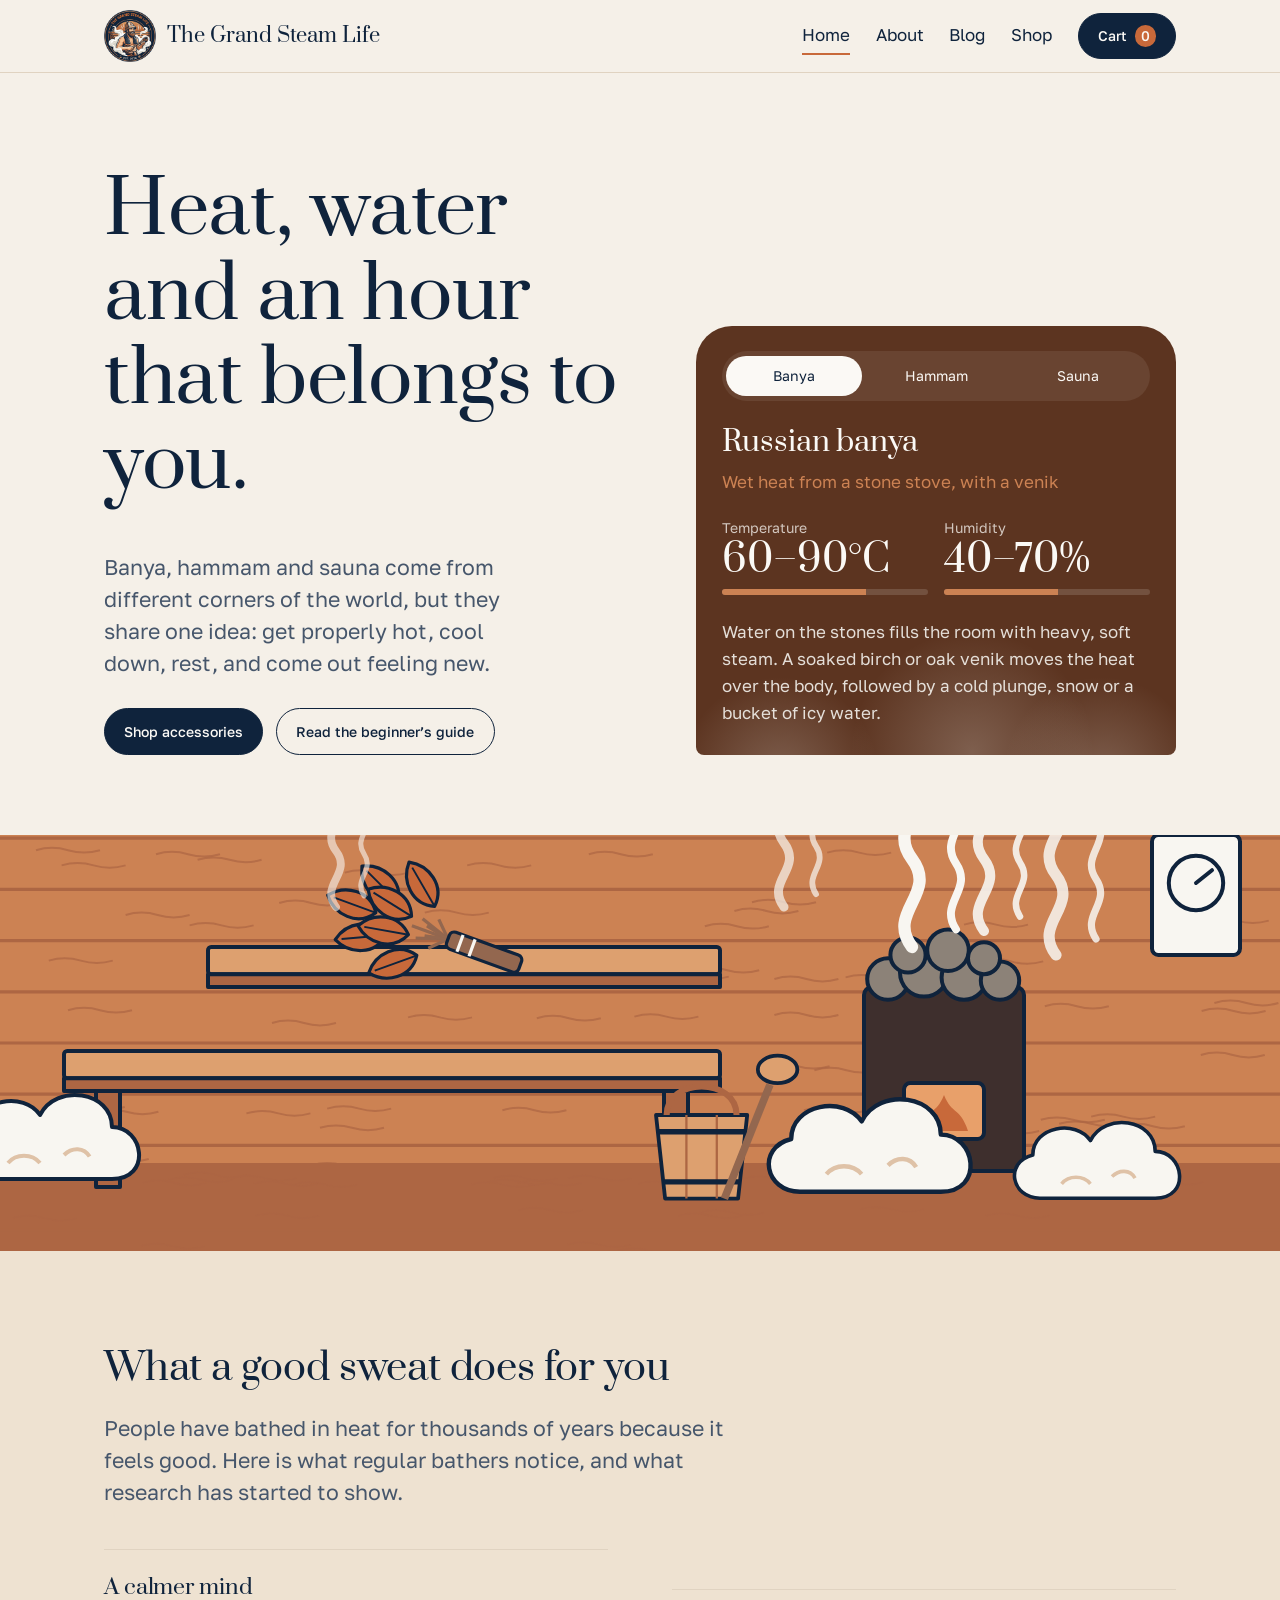
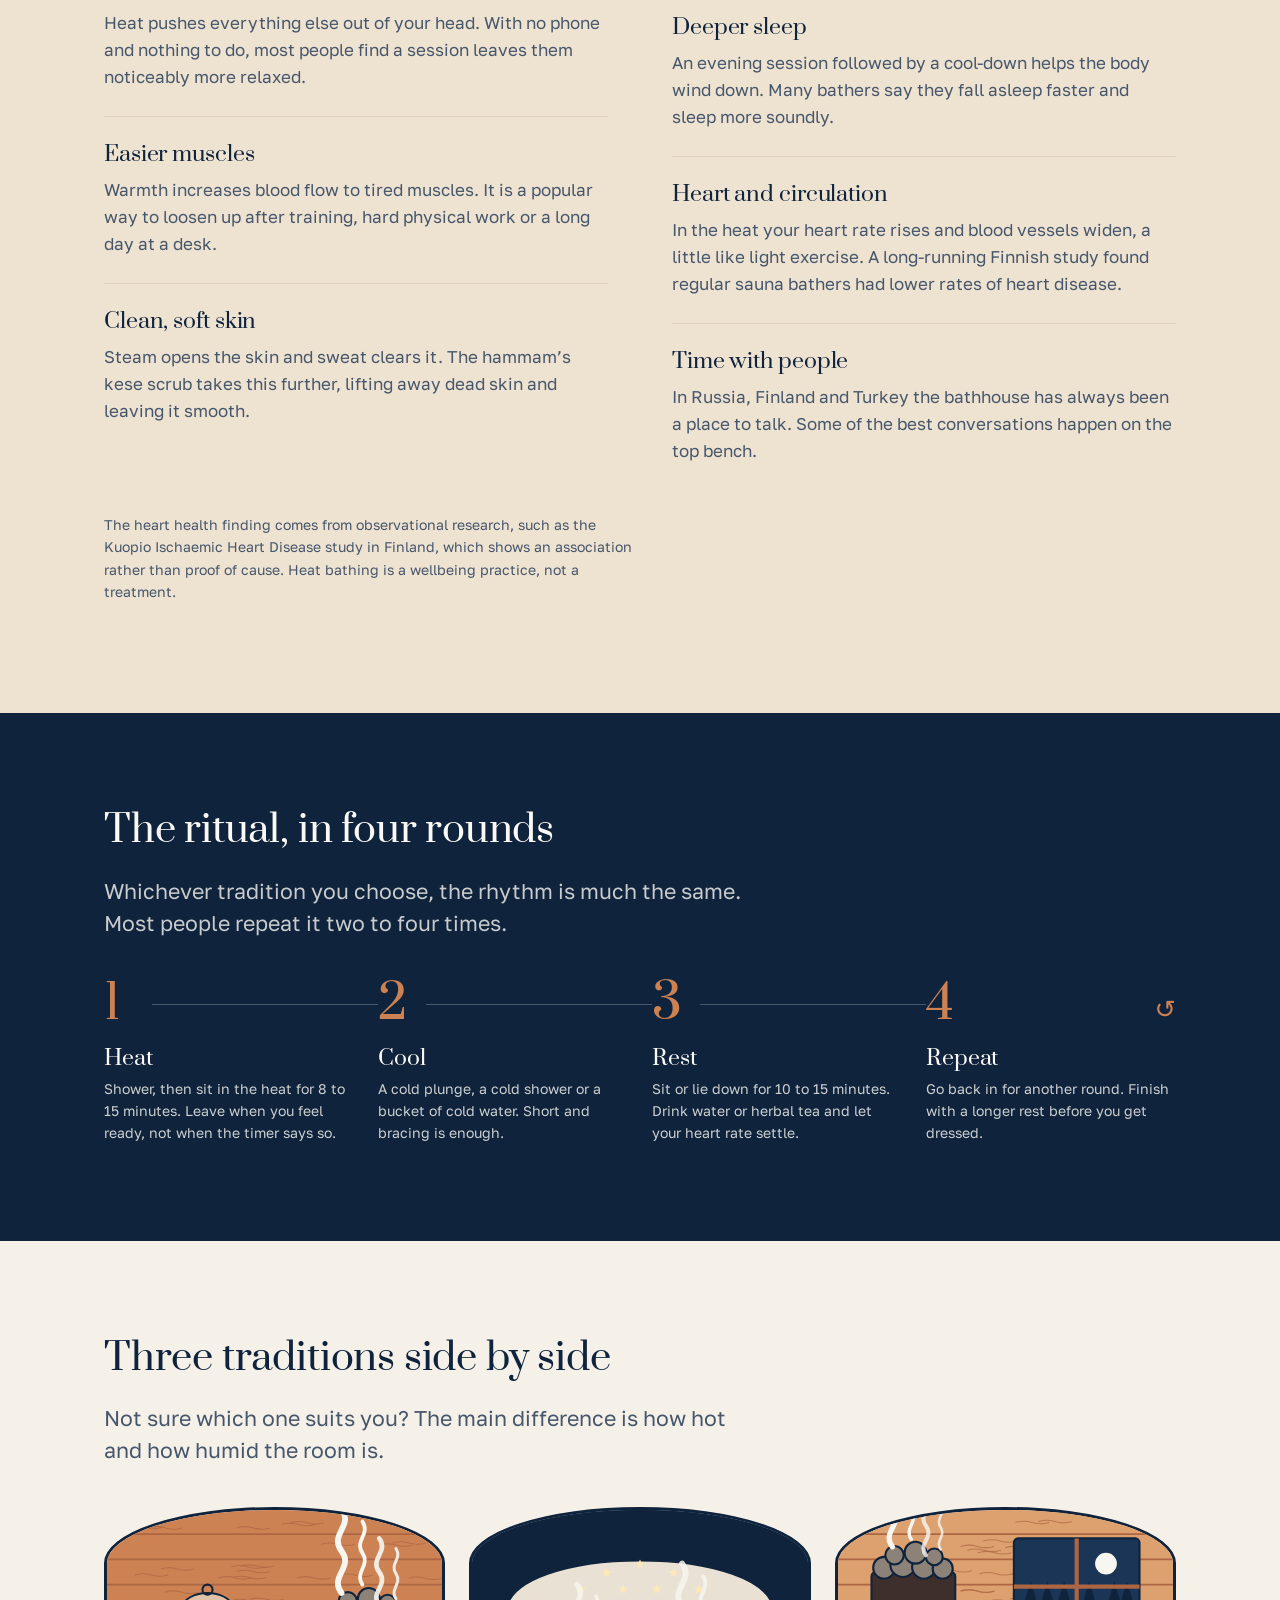
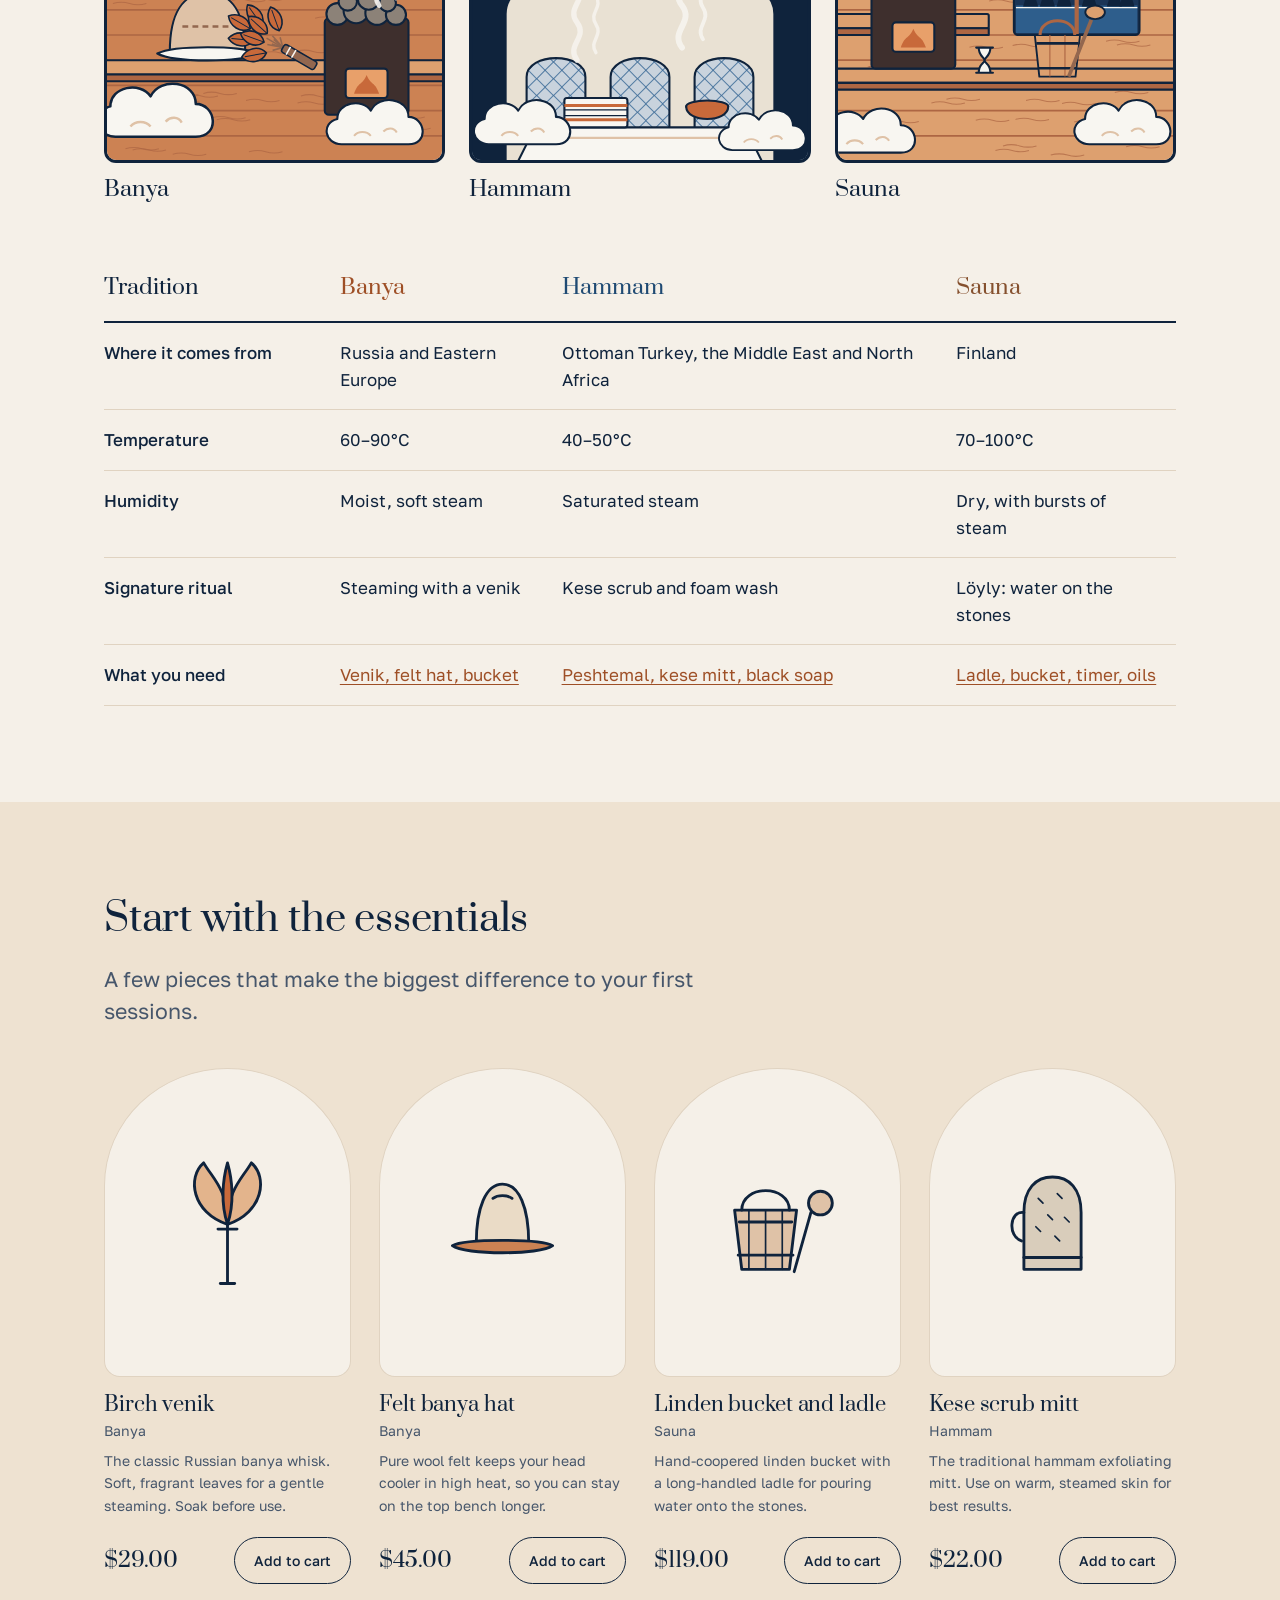
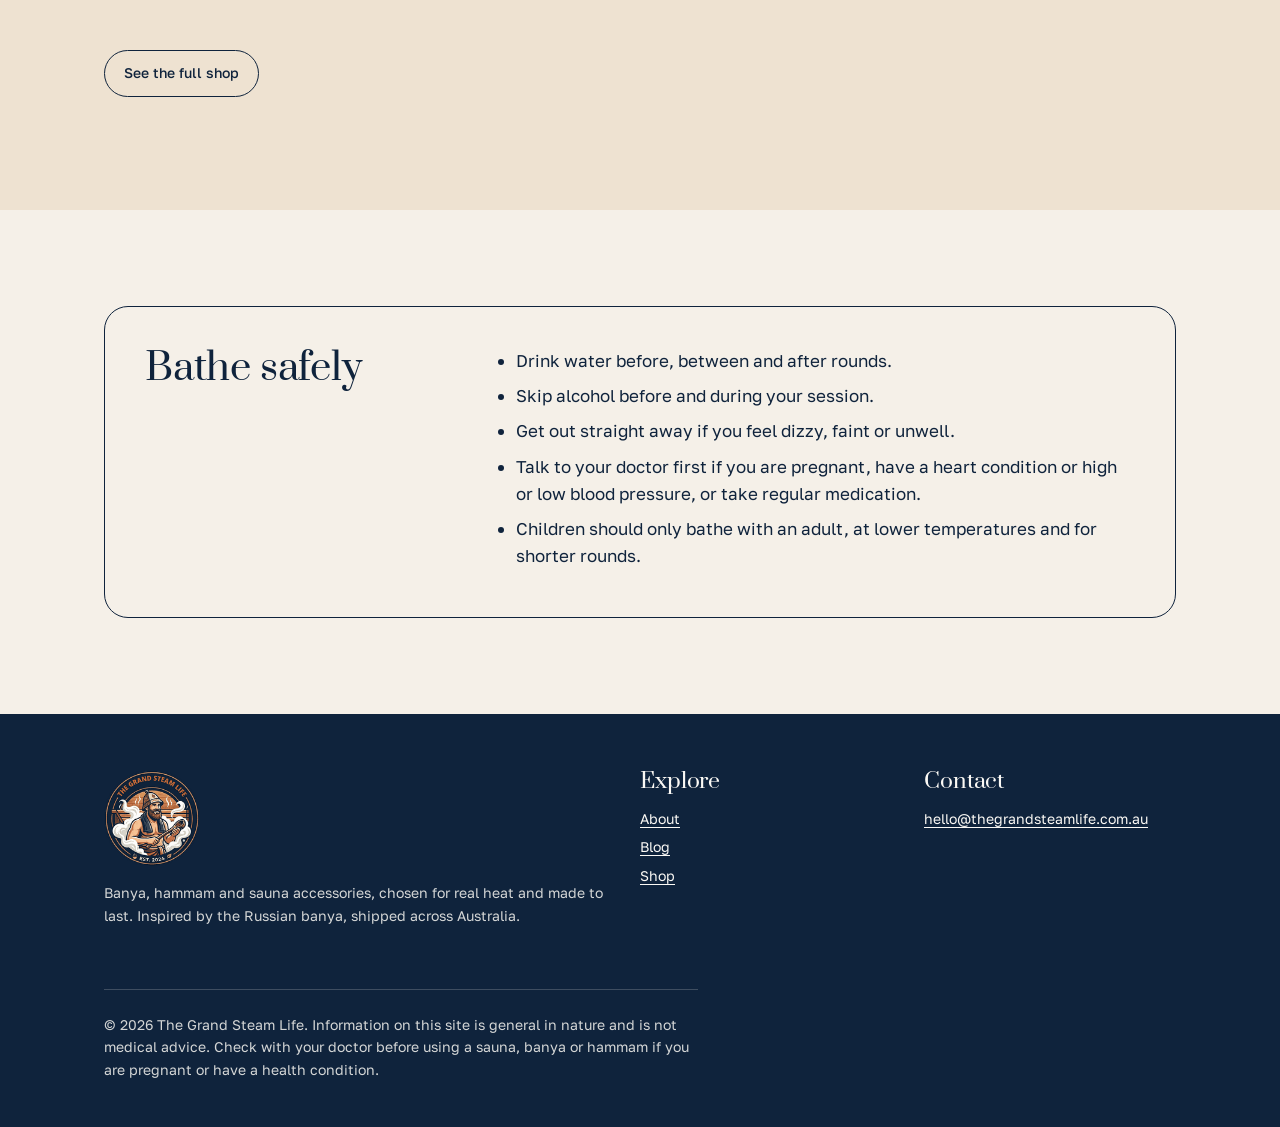
<file: index.html>
<!doctype html>
<html lang="en-AU">
<head>
  <meta charset="utf-8">
  <meta name="viewport" content="width=device-width, initial-scale=1">
  <title>The Grand Steam Life</title>
  <meta name="description" content="The benefits of Russian banya, Turkish hammam and Finnish sauna, plus quality accessories shipped across Australia.">
  <meta property="og:title" content="The Grand Steam Life">
  <meta property="og:description" content="The benefits of Russian banya, Turkish hammam and Finnish sauna, plus quality accessories shipped across Australia.">
  <link rel="icon" href="assets/img/favicon-64.png" type="image/png">
  <link rel="apple-touch-icon" href="assets/img/apple-touch-icon.png">
  <meta property="og:image" content="assets/img/og-image.jpg">
  <meta name="theme-color" content="#0F233C">
  <link rel="preconnect" href="https://fonts.googleapis.com">
  <link rel="preconnect" href="https://fonts.gstatic.com" crossorigin>
  <link href="https://fonts.googleapis.com/css2?family=Golos+Text:wght@400;500&family=Prata&display=swap" rel="stylesheet">
  <link rel="stylesheet" href="assets/css/style.css">
</head>
<body data-root="">
  <a class="skip" href="#main">Skip to content</a>
  <header class="site-header">
    <div class="wrap">
      <a class="wordmark" href="index.html"><img src="assets/img/logo-160.png" alt="" width="52" height="52"><span>The Grand Steam Life</span></a>
      <button class="btn btn--ghost nav-toggle" aria-expanded="false" aria-controls="site-nav">Menu</button>
      <nav class="site-nav" id="site-nav" aria-label="Main">
        <a href="index.html" aria-current="page">Home</a>
        <a href="about.html">About</a>
        <a href="blog.html">Blog</a>
        <a href="shop.html">Shop</a>
        <button class="btn cart-button" data-cart-open>Cart <span class="count" data-cart-count>0</span></button>
      </nav>
    </div>
  </header>
  <main id="main">
    <section class="hero">
      <div class="wrap">
        <div>
          <h1>Heat, water and an hour that belongs to you.</h1>
          <p class="lede">Banya, hammam and sauna come from different corners of the world, but they share one idea: get properly hot, cool down, rest, and come out feeling new.</p>
          <div class="hero-actions">
            <a class="btn" href="shop.html">Shop accessories</a>
            <a class="btn btn--ghost" href="blog/banya-sauna-hammam.html">Read the beginner’s guide</a>
          </div>
        </div>
        <div class="steam-room" data-room="banya">
          <div class="steam" aria-hidden="true"><i></i><i></i><i></i></div>
          <div class="room-tabs" role="tablist" aria-label="Choose a tradition">
            <button role="tab" data-room="banya" aria-selected="true" aria-controls="room-panel" id="tab-banya">Banya</button>
            <button role="tab" data-room="hammam" aria-selected="false" aria-controls="room-panel" id="tab-hammam" tabindex="-1">Hammam</button>
            <button role="tab" data-room="sauna" aria-selected="false" aria-controls="room-panel" id="tab-sauna" tabindex="-1">Sauna</button>
          </div>
          <div class="room-panel" id="room-panel" role="tabpanel" aria-live="polite">
            <h2 data-r="title">Russian banya</h2>
            <div class="room-origin" data-r="origin">Wet heat from a stone stove, with a venik</div>
            <dl class="room-readings">
              <div class="reading"><dt>Temperature</dt><dd data-r="temp">60–90°C</dd><div class="meter"><span data-r="tempbar"></span></div></div>
              <div class="reading"><dt>Humidity</dt><dd data-r="hum">40–70%</dd><div class="meter"><span data-r="humbar"></span></div></div>
            </dl>
            <p data-r="text">Water on the stones fills the room with heavy, soft steam.</p>
          </div>
        </div>
      </div>
    </section>

    <figure class="band"><img src="assets/img/placeholders/banya-interior.svg" alt="Inside a timber banya with benches, a stone stove, a bucket and ladle, and rising steam" width="1600" height="640"></figure>

    <section class="section section--bark">
      <div class="wrap">
        <div class="section-head">
          <h2>What a good sweat does for you</h2>
          <p>People have bathed in heat for thousands of years because it feels good. Here is what regular bathers notice, and what research has started to show.</p>
        </div>
        <div class="benefits">
          <div class="benefit"><h3>A calmer mind</h3><p>Heat pushes everything else out of your head. With no phone and nothing to do, most people find a session leaves them noticeably more relaxed.</p></div>
          <div class="benefit"><h3>Deeper sleep</h3><p>An evening session followed by a cool-down helps the body wind down. Many bathers say they fall asleep faster and sleep more soundly.</p></div>
          <div class="benefit"><h3>Easier muscles</h3><p>Warmth increases blood flow to tired muscles. It is a popular way to loosen up after training, hard physical work or a long day at a desk.</p></div>
          <div class="benefit"><h3>Heart and circulation</h3><p>In the heat your heart rate rises and blood vessels widen, a little like light exercise. A long-running Finnish study found regular sauna bathers had lower rates of heart disease.</p></div>
          <div class="benefit"><h3>Clean, soft skin</h3><p>Steam opens the skin and sweat clears it. The hammam’s kese scrub takes this further, lifting away dead skin and leaving it smooth.</p></div>
          <div class="benefit"><h3>Time with people</h3><p>In Russia, Finland and Turkey the bathhouse has always been a place to talk. Some of the best conversations happen on the top bench.</p></div>
        </div>
        <p class="evidence-note">The heart health finding comes from observational research, such as the Kuopio Ischaemic Heart Disease study in Finland, which shows an association rather than proof of cause. Heat bathing is a wellbeing practice, not a treatment.</p>
      </div>
    </section>

    <section class="section section--dark">
      <div class="wrap">
        <div class="section-head">
          <h2>The ritual, in four rounds</h2>
          <p>Whichever tradition you choose, the rhythm is much the same. Most people repeat it two to four times.</p>
        </div>
        <ol class="ritual">
          <li><h3>Heat</h3><p>Shower, then sit in the heat for 8 to 15 minutes. Leave when you feel ready, not when the timer says so.</p></li>
          <li><h3>Cool</h3><p>A cold plunge, a cold shower or a bucket of cold water. Short and bracing is enough.</p></li>
          <li><h3>Rest</h3><p>Sit or lie down for 10 to 15 minutes. Drink water or herbal tea and let your heart rate settle.</p></li>
          <li><h3>Repeat</h3><p>Go back in for another round. Finish with a longer rest before you get dressed.</p></li>
        </ol>
      </div>
    </section>

    <section class="section">
      <div class="wrap">
        <div class="section-head">
          <h2>Three traditions side by side</h2>
          <p>Not sure which one suits you? The main difference is how hot and how humid the room is.</p>
        </div>
        <div class="traditions">
          <figure><img src="assets/img/placeholders/banya.svg" alt="Russian banya with a felt hat, venik and stone stove" loading="lazy"><figcaption>Banya</figcaption></figure>
          <figure><img src="assets/img/placeholders/hammam.svg" alt="Hammam with tiled arches, a domed ceiling and a marble platform" loading="lazy"><figcaption>Hammam</figcaption></figure>
          <figure><img src="assets/img/placeholders/sauna.svg" alt="Finnish sauna with timber benches and a window onto a lake" loading="lazy"><figcaption>Sauna</figcaption></figure>
        </div>
        <div class="table-scroll">
          <table class="compare">
            <thead><tr><th scope="col">Tradition</th><th scope="col" class="c-banya">Banya</th><th scope="col" class="c-hammam">Hammam</th><th scope="col" class="c-sauna">Sauna</th></tr></thead>
            <tbody>
              <tr><th scope="row">Where it comes from</th><td>Russia and Eastern Europe</td><td>Ottoman Turkey, the Middle East and North Africa</td><td>Finland</td></tr>
              <tr><th scope="row">Temperature</th><td>60–90°C</td><td>40–50°C</td><td>70–100°C</td></tr>
              <tr><th scope="row">Humidity</th><td>Moist, soft steam</td><td>Saturated steam</td><td>Dry, with bursts of steam</td></tr>
              <tr><th scope="row">Signature ritual</th><td>Steaming with a venik</td><td>Kese scrub and foam wash</td><td>Löyly: water on the stones</td></tr>
              <tr><th scope="row">What you need</th><td><a href="shop.html">Venik, felt hat, bucket</a></td><td><a href="shop.html">Peshtemal, kese mitt, black soap</a></td><td><a href="shop.html">Ladle, bucket, timer, oils</a></td></tr>
            </tbody>
          </table>
        </div>
      </div>
    </section>

    <section class="section section--bark">
      <div class="wrap">
        <div class="section-head">
          <h2>Start with the essentials</h2>
          <p>A few pieces that make the biggest difference to your first sessions.</p>
        </div>
        <div class="product-grid" data-products="birch-venik, felt-hat, bucket-ladle, kese-mitt"></div>
        <p style="margin-top:2.5rem"><a class="btn btn--ghost" href="shop.html">See the full shop</a></p>
      </div>
    </section>

    <section class="section">
      <div class="wrap">
        <div class="safety">
          <h2>Bathe safely</h2>
          <ul>
            <li>Drink water before, between and after rounds.</li>
            <li>Skip alcohol before and during your session.</li>
            <li>Get out straight away if you feel dizzy, faint or unwell.</li>
            <li>Talk to your doctor first if you are pregnant, have a heart condition or high or low blood pressure, or take regular medication.</li>
            <li>Children should only bathe with an adult, at lower temperatures and for shorter rounds.</li>
          </ul>
        </div>
      </div>
    </section>
  </main>
  <footer class="site-footer">
    <div class="wrap">
      <div>
        <img class="footer-logo" src="assets/img/logo-160.png" alt="The Grand Steam Life logo" width="96" height="96">
        <p>Banya, hammam and sauna accessories, chosen for real heat and made to last. Inspired by the Russian banya, shipped across Australia.</p>
      </div>
      <div>
        <h2>Explore</h2>
        <ul><li><a href="about.html">About</a></li><li><a href="blog.html">Blog</a></li><li><a href="shop.html">Shop</a></li></ul>
      </div>
      <div>
        <h2>Contact</h2>
        <ul><li><a href="mailto:hello@thegrandsteamlife.com.au">hello@thegrandsteamlife.com.au</a></li></ul>
      </div>
      <p class="legal">© <span data-year>2026</span> The Grand Steam Life. Information on this site is general in nature and is not medical advice. Check with your doctor before using a sauna, banya or hammam if you are pregnant or have a health condition.</p>
    </div>
  </footer>
  <script src="assets/js/products.js"></script>
  <script src="assets/js/main.js"></script>
</body>
</html>
</file>
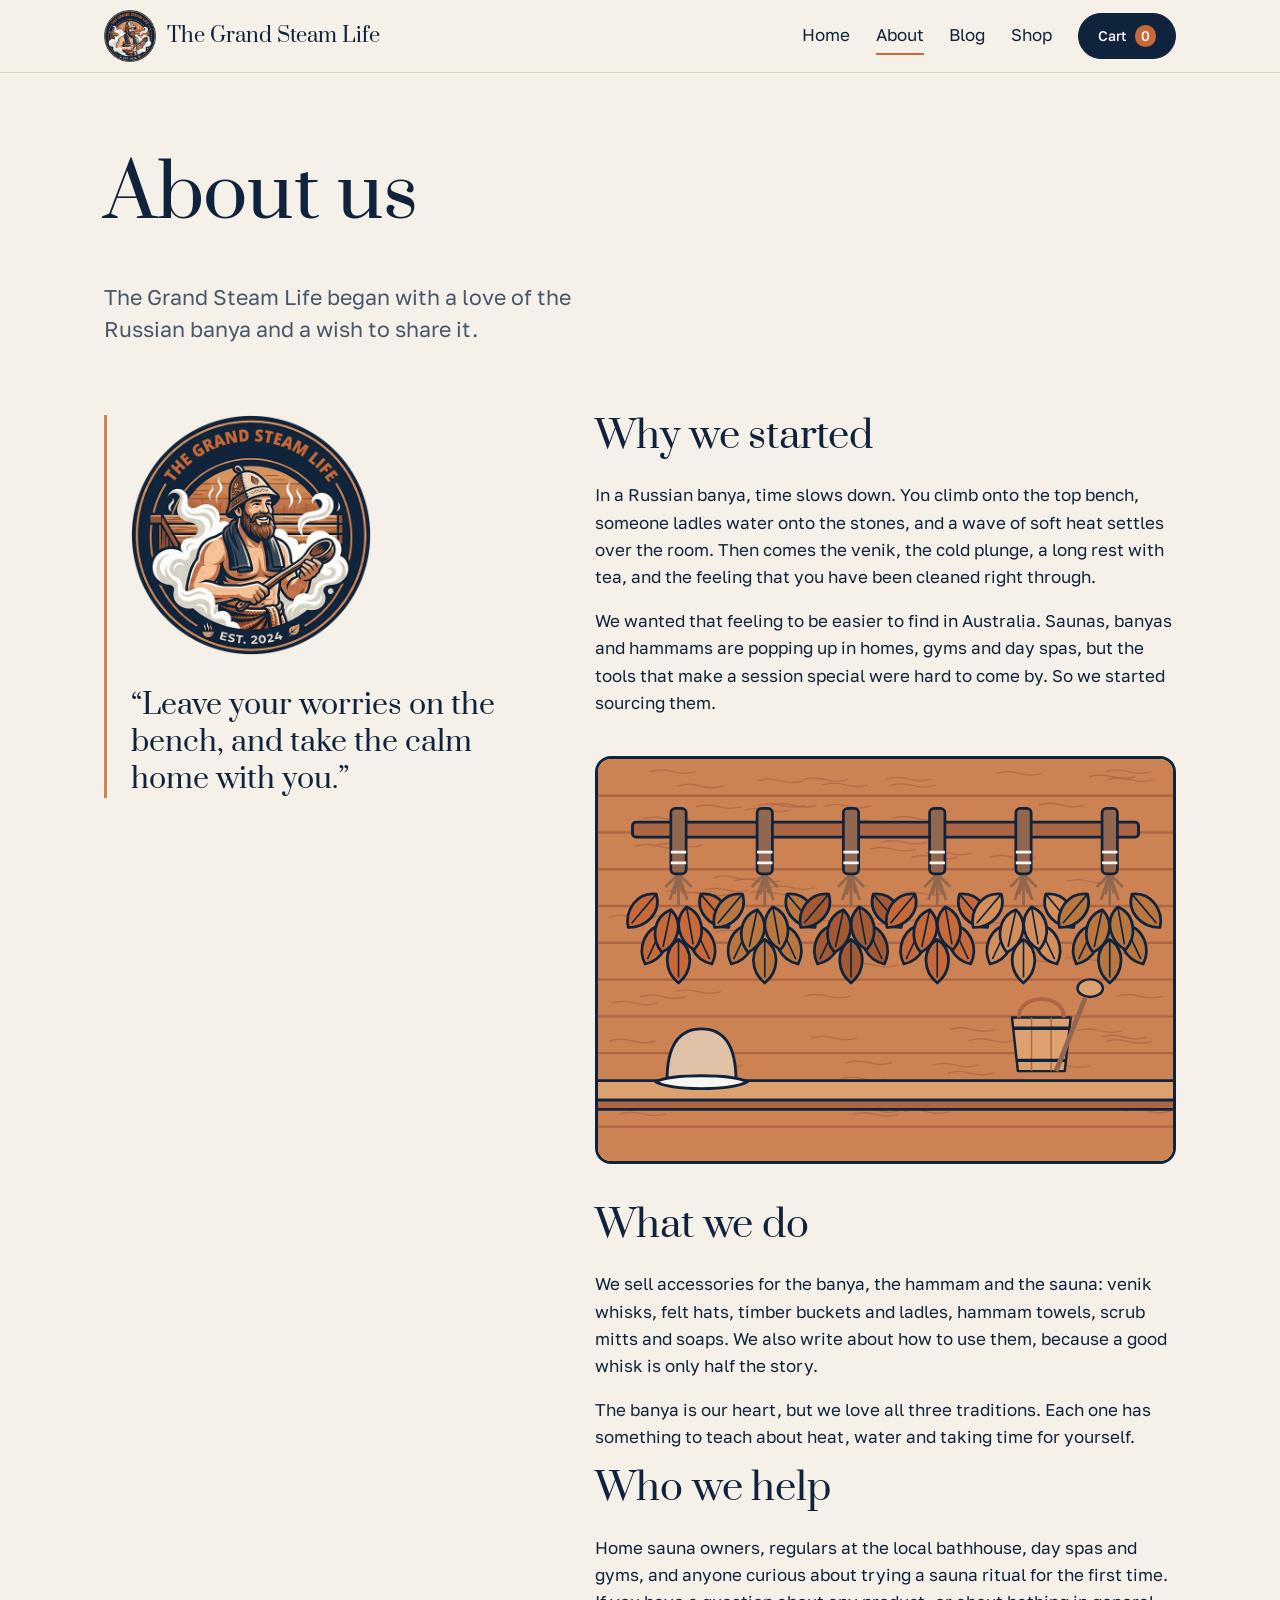
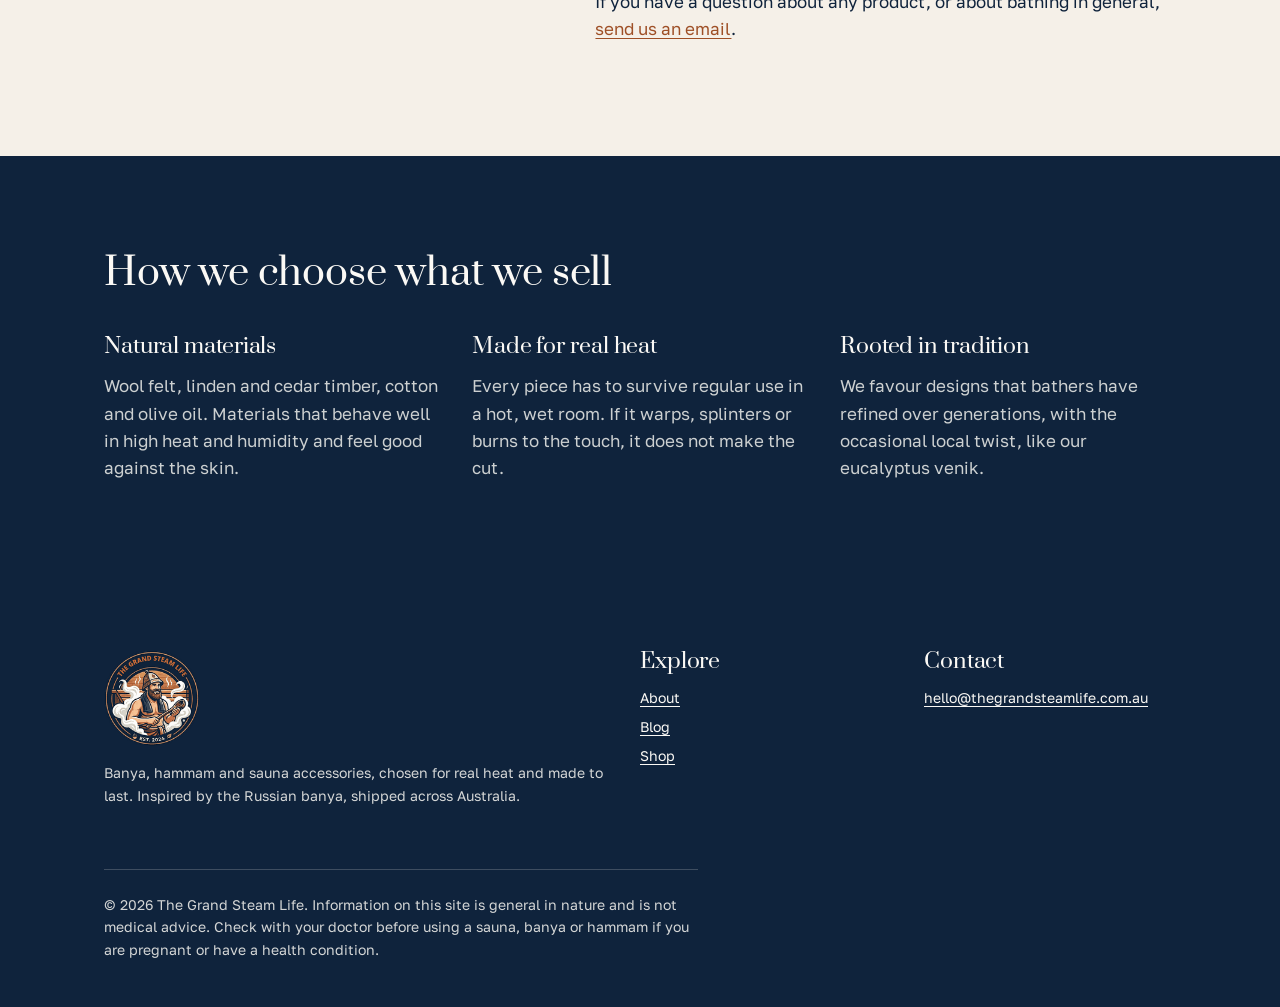
<file: about.html>
<!doctype html>
<html lang="en-AU">
<head>
  <meta charset="utf-8">
  <meta name="viewport" content="width=device-width, initial-scale=1">
  <title>About | The Grand Steam Life</title>
  <meta name="description" content="The story behind The Grand Steam Life, a banya, hammam and sauna accessories brand inspired by the Russian banya.">
  <meta property="og:title" content="About | The Grand Steam Life">
  <meta property="og:description" content="The story behind The Grand Steam Life, a banya, hammam and sauna accessories brand inspired by the Russian banya.">
  <link rel="icon" href="assets/img/favicon-64.png" type="image/png">
  <link rel="apple-touch-icon" href="assets/img/apple-touch-icon.png">
  <meta property="og:image" content="assets/img/og-image.jpg">
  <meta name="theme-color" content="#0F233C">
  <link rel="preconnect" href="https://fonts.googleapis.com">
  <link rel="preconnect" href="https://fonts.gstatic.com" crossorigin>
  <link href="https://fonts.googleapis.com/css2?family=Golos+Text:wght@400;500&family=Prata&display=swap" rel="stylesheet">
  <link rel="stylesheet" href="assets/css/style.css">
</head>
<body data-root="">
  <a class="skip" href="#main">Skip to content</a>
  <header class="site-header">
    <div class="wrap">
      <a class="wordmark" href="index.html"><img src="assets/img/logo-160.png" alt="" width="52" height="52"><span>The Grand Steam Life</span></a>
      <button class="btn btn--ghost nav-toggle" aria-expanded="false" aria-controls="site-nav">Menu</button>
      <nav class="site-nav" id="site-nav" aria-label="Main">
        <a href="index.html">Home</a>
        <a href="about.html" aria-current="page">About</a>
        <a href="blog.html">Blog</a>
        <a href="shop.html">Shop</a>
        <button class="btn cart-button" data-cart-open>Cart <span class="count" data-cart-count>0</span></button>
      </nav>
    </div>
  </header>
  <main id="main">
    <section class="page-intro">
      <div class="wrap">
        <h1>About us</h1>
        <p>The Grand Steam Life began with a love of the Russian banya and a wish to share it.</p>
      </div>
    </section>

    <section class="section" style="padding-top:1rem">
      <div class="wrap about-grid">
        <aside><img class="about-logo" src="assets/img/logo-512.png" alt="The Grand Steam Life logo" width="512" height="512">“Leave your worries on the bench, and take the calm home with you.”</aside>
        <div>
          <h2>Why we started</h2>
          <p>In a Russian banya, time slows down. You climb onto the top bench, someone ladles water onto the stones, and a wave of soft heat settles over the room. Then comes the venik, the cold plunge, a long rest with tea, and the feeling that you have been cleaned right through.</p>
          <p>We wanted that feeling to be easier to find in Australia. Saunas, banyas and hammams are popping up in homes, gyms and day spas, but the tools that make a session special were hard to come by. So we started sourcing them.</p>
          <figure class="about-image"><img src="assets/img/placeholders/veniks.svg" alt="Birch and oak veniks hanging to dry on a timber wall" loading="lazy" width="1000" height="700"></figure>
          <h2>What we do</h2>
          <p>We sell accessories for the banya, the hammam and the sauna: venik whisks, felt hats, timber buckets and ladles, hammam towels, scrub mitts and soaps. We also write about how to use them, because a good whisk is only half the story.</p>
          <p>The banya is our heart, but we love all three traditions. Each one has something to teach about heat, water and taking time for yourself.</p>
          <h2>Who we help</h2>
          <p>Home sauna owners, regulars at the local bathhouse, day spas and gyms, and anyone curious about trying a sauna ritual for the first time. If you have a question about any product, or about bathing in general, <a href="mailto:hello@thegrandsteamlife.com.au">send us an email</a>.</p>
        </div>
      </div>
    </section>

    <section class="section section--dark">
      <div class="wrap">
        <div class="section-head"><h2>How we choose what we sell</h2></div>
        <div class="values">
          <div><h3>Natural materials</h3><p>Wool felt, linden and cedar timber, cotton and olive oil. Materials that behave well in high heat and humidity and feel good against the skin.</p></div>
          <div><h3>Made for real heat</h3><p>Every piece has to survive regular use in a hot, wet room. If it warps, splinters or burns to the touch, it does not make the cut.</p></div>
          <div><h3>Rooted in tradition</h3><p>We favour designs that bathers have refined over generations, with the occasional local twist, like our eucalyptus venik.</p></div>
        </div>
      </div>
    </section>
  </main>
  <footer class="site-footer">
    <div class="wrap">
      <div>
        <img class="footer-logo" src="assets/img/logo-160.png" alt="The Grand Steam Life logo" width="96" height="96">
        <p>Banya, hammam and sauna accessories, chosen for real heat and made to last. Inspired by the Russian banya, shipped across Australia.</p>
      </div>
      <div>
        <h2>Explore</h2>
        <ul><li><a href="about.html">About</a></li><li><a href="blog.html">Blog</a></li><li><a href="shop.html">Shop</a></li></ul>
      </div>
      <div>
        <h2>Contact</h2>
        <ul><li><a href="mailto:hello@thegrandsteamlife.com.au">hello@thegrandsteamlife.com.au</a></li></ul>
      </div>
      <p class="legal">© <span data-year>2026</span> The Grand Steam Life. Information on this site is general in nature and is not medical advice. Check with your doctor before using a sauna, banya or hammam if you are pregnant or have a health condition.</p>
    </div>
  </footer>
  <script src="assets/js/products.js"></script>
  <script src="assets/js/main.js"></script>
</body>
</html>
</file>
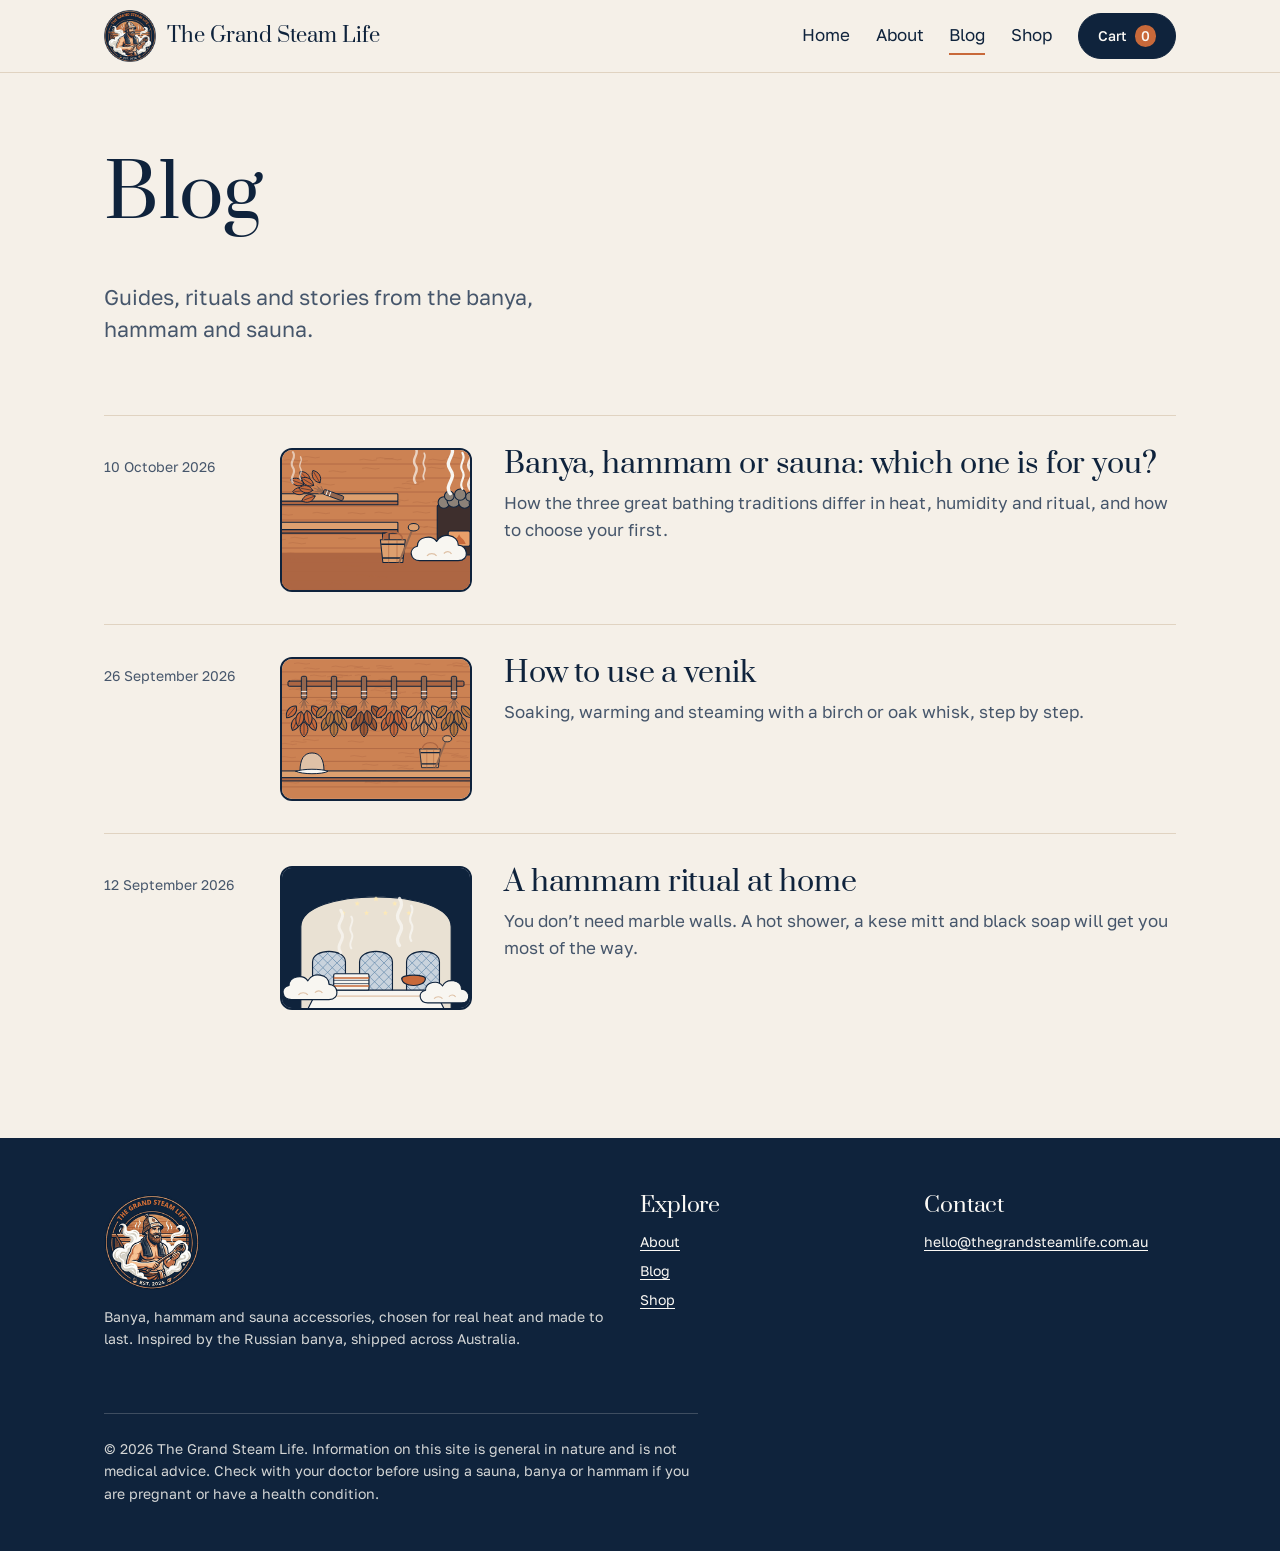
<file: blog.html>
<!doctype html>
<html lang="en-AU">
<head>
  <meta charset="utf-8">
  <meta name="viewport" content="width=device-width, initial-scale=1">
  <title>Blog | The Grand Steam Life</title>
  <meta name="description" content="Guides and rituals for banya, hammam and sauna from The Grand Steam Life.">
  <meta property="og:title" content="Blog | The Grand Steam Life">
  <meta property="og:description" content="Guides and rituals for banya, hammam and sauna from The Grand Steam Life.">
  <link rel="icon" href="assets/img/favicon-64.png" type="image/png">
  <link rel="apple-touch-icon" href="assets/img/apple-touch-icon.png">
  <meta property="og:image" content="assets/img/og-image.jpg">
  <meta name="theme-color" content="#0F233C">
  <link rel="preconnect" href="https://fonts.googleapis.com">
  <link rel="preconnect" href="https://fonts.gstatic.com" crossorigin>
  <link href="https://fonts.googleapis.com/css2?family=Golos+Text:wght@400;500&family=Prata&display=swap" rel="stylesheet">
  <link rel="stylesheet" href="assets/css/style.css">
</head>
<body data-root="">
  <a class="skip" href="#main">Skip to content</a>
  <header class="site-header">
    <div class="wrap">
      <a class="wordmark" href="index.html"><img src="assets/img/logo-160.png" alt="" width="52" height="52"><span>The Grand Steam Life</span></a>
      <button class="btn btn--ghost nav-toggle" aria-expanded="false" aria-controls="site-nav">Menu</button>
      <nav class="site-nav" id="site-nav" aria-label="Main">
        <a href="index.html">Home</a>
        <a href="about.html">About</a>
        <a href="blog.html" aria-current="page">Blog</a>
        <a href="shop.html">Shop</a>
        <button class="btn cart-button" data-cart-open>Cart <span class="count" data-cart-count>0</span></button>
      </nav>
    </div>
  </header>
  <main id="main">
    <section class="page-intro">
      <div class="wrap">
        <h1>Blog</h1>
        <p>Guides, rituals and stories from the banya, hammam and sauna.</p>
      </div>
    </section>
    <section class="section" style="padding-top:1rem">
      <div class="wrap">
        <ul class="post-list">
          <li><a href="blog/banya-sauna-hammam.html"><time datetime="2026-10-10">10 October 2026</time><img class="thumb" src="assets/img/placeholders/banya-interior.svg" alt="" loading="lazy"><div><h2>Banya, hammam or sauna: which one is for you?</h2><p>How the three great bathing traditions differ in heat, humidity and ritual, and how to choose your first.</p></div></a></li>
          <li><a href="blog/how-to-use-a-venik.html"><time datetime="2026-09-26">26 September 2026</time><img class="thumb" src="assets/img/placeholders/veniks.svg" alt="" loading="lazy"><div><h2>How to use a venik</h2><p>Soaking, warming and steaming with a birch or oak whisk, step by step.</p></div></a></li>
          <li><a href="blog/hammam-at-home.html"><time datetime="2026-09-12">12 September 2026</time><img class="thumb" src="assets/img/placeholders/hammam.svg" alt="" loading="lazy"><div><h2>A hammam ritual at home</h2><p>You don’t need marble walls. A hot shower, a kese mitt and black soap will get you most of the way.</p></div></a></li>
        </ul>
      </div>
    </section>
  </main>
  <footer class="site-footer">
    <div class="wrap">
      <div>
        <img class="footer-logo" src="assets/img/logo-160.png" alt="The Grand Steam Life logo" width="96" height="96">
        <p>Banya, hammam and sauna accessories, chosen for real heat and made to last. Inspired by the Russian banya, shipped across Australia.</p>
      </div>
      <div>
        <h2>Explore</h2>
        <ul><li><a href="about.html">About</a></li><li><a href="blog.html">Blog</a></li><li><a href="shop.html">Shop</a></li></ul>
      </div>
      <div>
        <h2>Contact</h2>
        <ul><li><a href="mailto:hello@thegrandsteamlife.com.au">hello@thegrandsteamlife.com.au</a></li></ul>
      </div>
      <p class="legal">© <span data-year>2026</span> The Grand Steam Life. Information on this site is general in nature and is not medical advice. Check with your doctor before using a sauna, banya or hammam if you are pregnant or have a health condition.</p>
    </div>
  </footer>
  <script src="assets/js/products.js"></script>
  <script src="assets/js/main.js"></script>
</body>
</html>
</file>
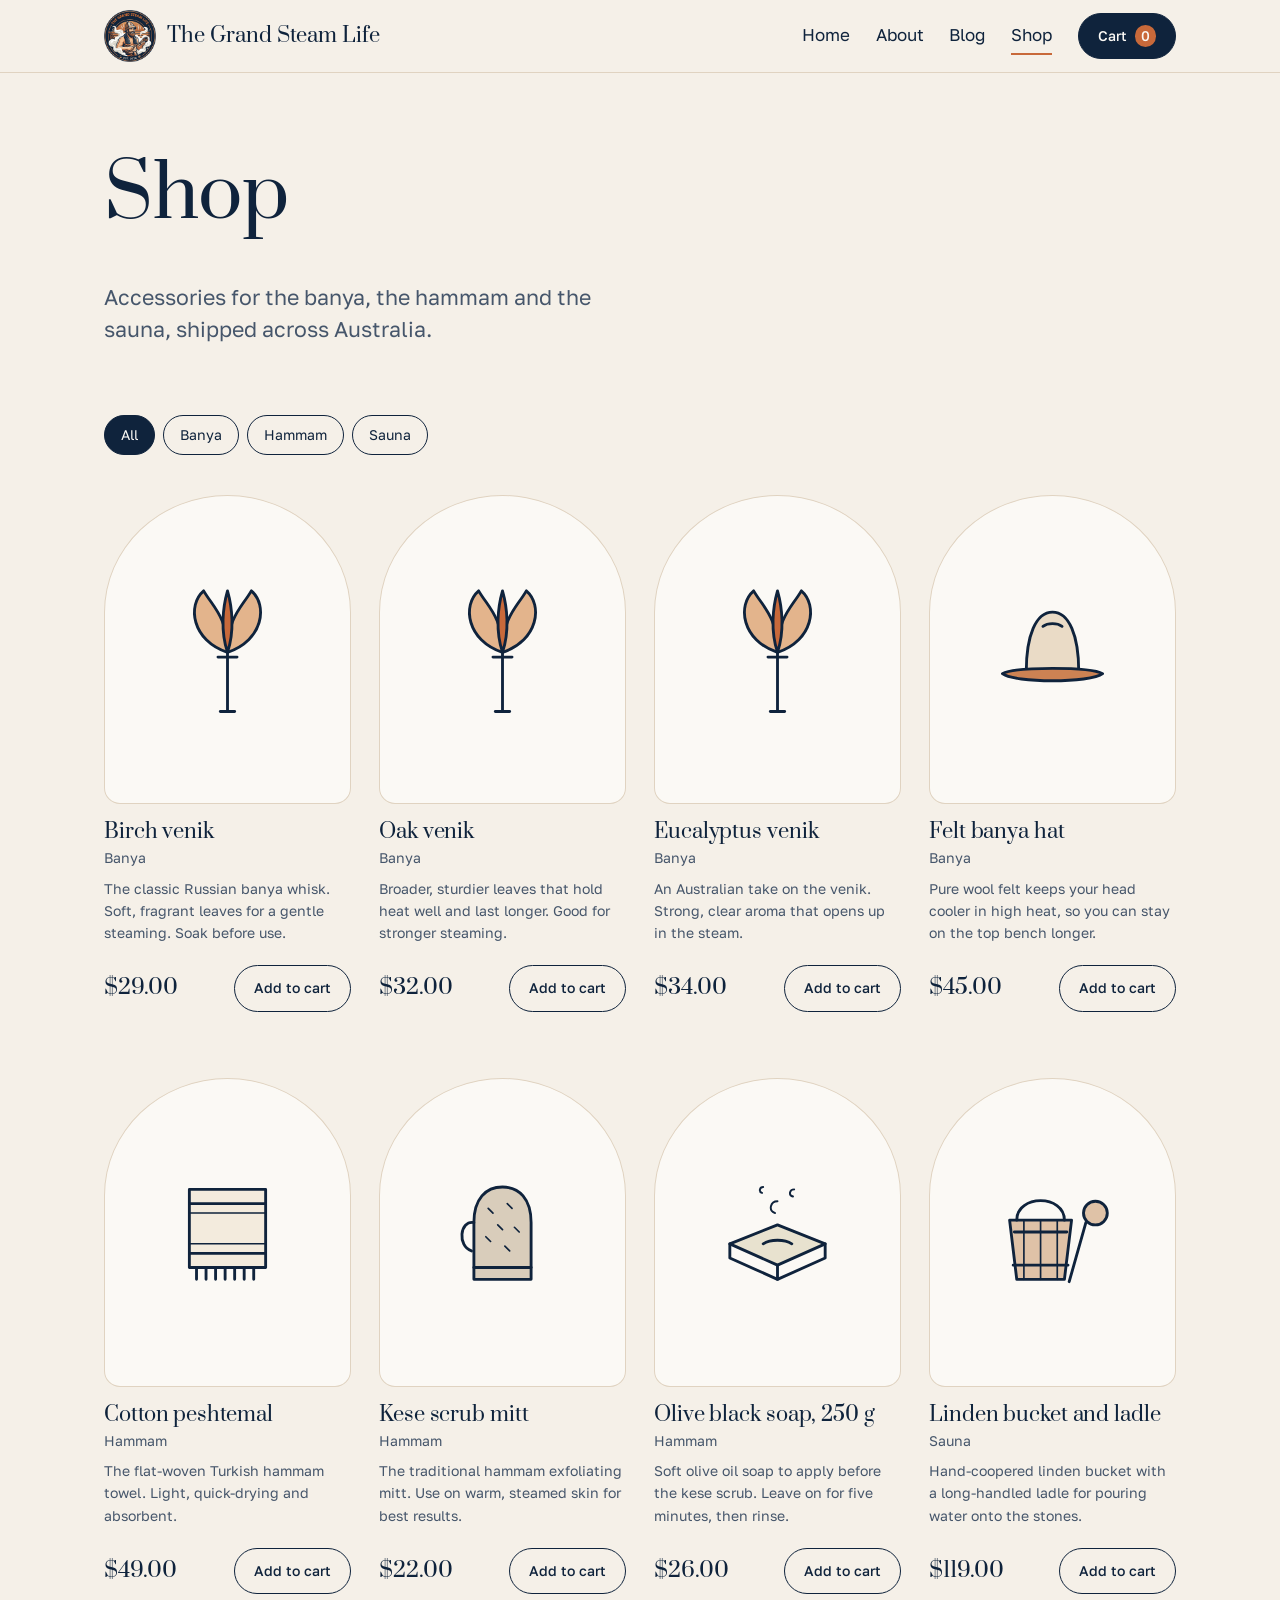
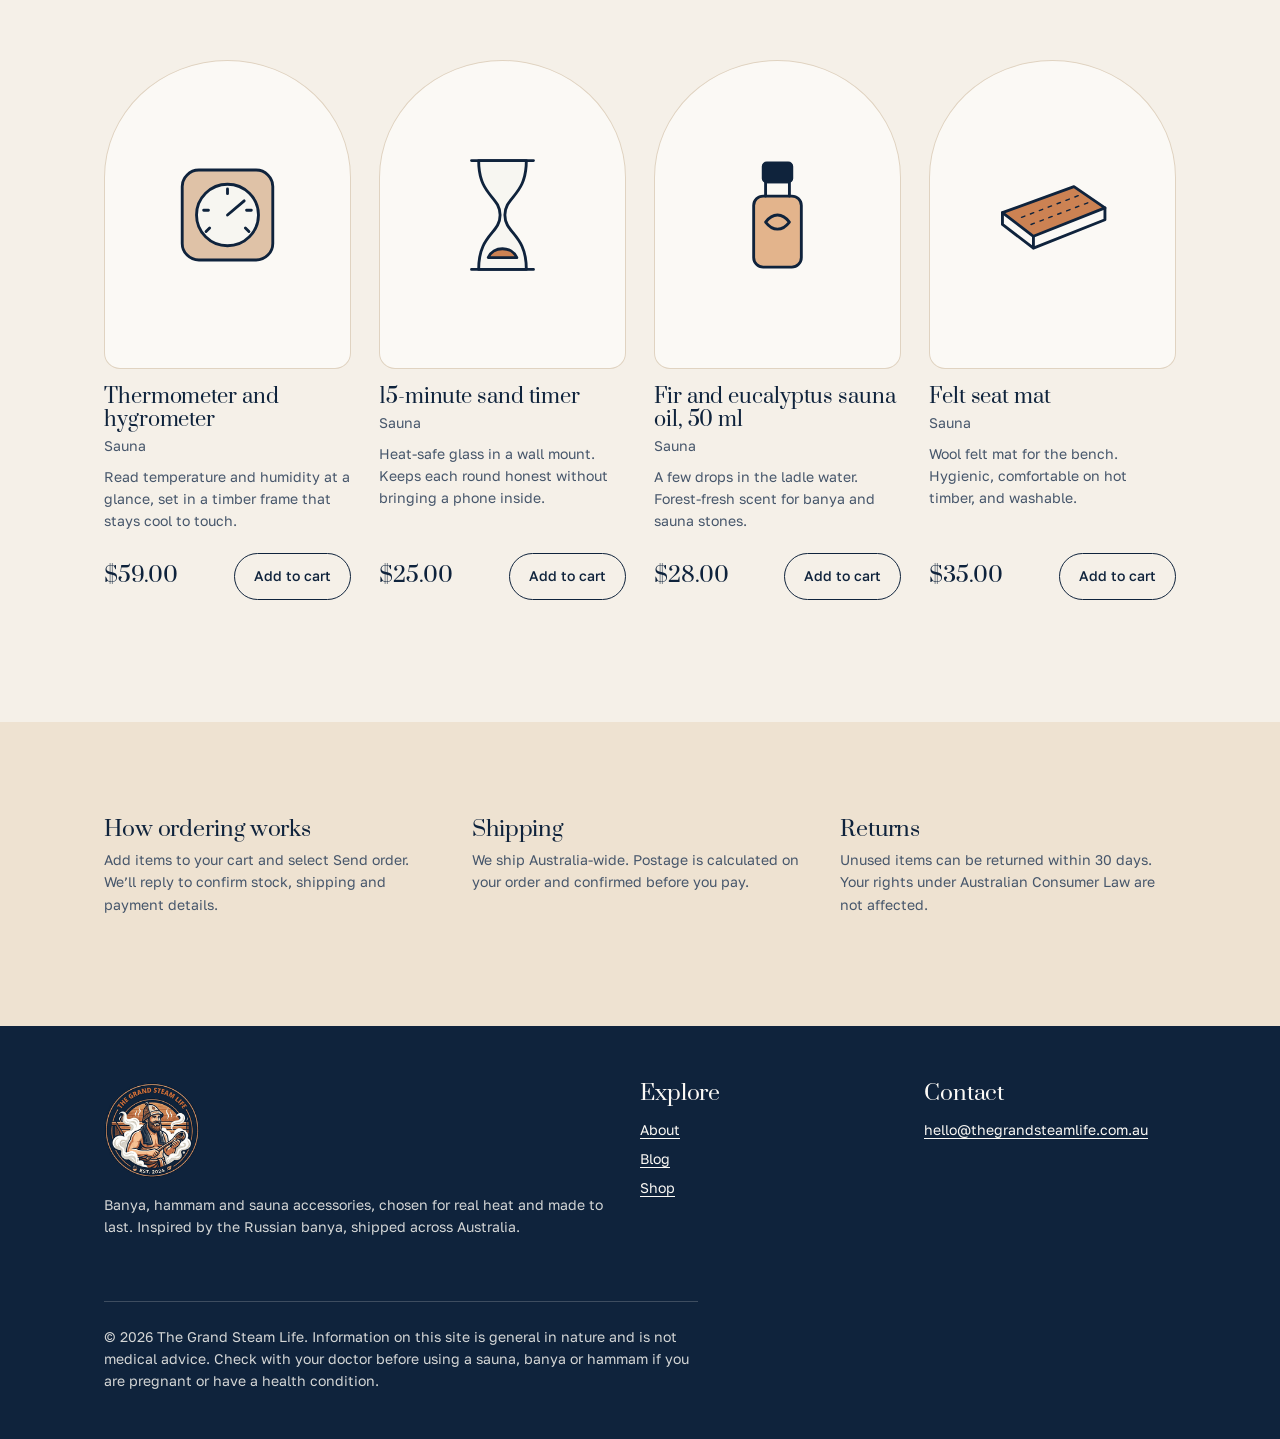
<file: shop.html>
<!doctype html>
<html lang="en-AU">
<head>
  <meta charset="utf-8">
  <meta name="viewport" content="width=device-width, initial-scale=1">
  <title>Shop | The Grand Steam Life</title>
  <meta name="description" content="Buy veniks, felt banya hats, sauna buckets and ladles, peshtemals, kese mitts and more.">
  <meta property="og:title" content="Shop | The Grand Steam Life">
  <meta property="og:description" content="Buy veniks, felt banya hats, sauna buckets and ladles, peshtemals, kese mitts and more.">
  <link rel="icon" href="assets/img/favicon-64.png" type="image/png">
  <link rel="apple-touch-icon" href="assets/img/apple-touch-icon.png">
  <meta property="og:image" content="assets/img/og-image.jpg">
  <meta name="theme-color" content="#0F233C">
  <link rel="preconnect" href="https://fonts.googleapis.com">
  <link rel="preconnect" href="https://fonts.gstatic.com" crossorigin>
  <link href="https://fonts.googleapis.com/css2?family=Golos+Text:wght@400;500&family=Prata&display=swap" rel="stylesheet">
  <link rel="stylesheet" href="assets/css/style.css">
</head>
<body data-root="">
  <a class="skip" href="#main">Skip to content</a>
  <header class="site-header">
    <div class="wrap">
      <a class="wordmark" href="index.html"><img src="assets/img/logo-160.png" alt="" width="52" height="52"><span>The Grand Steam Life</span></a>
      <button class="btn btn--ghost nav-toggle" aria-expanded="false" aria-controls="site-nav">Menu</button>
      <nav class="site-nav" id="site-nav" aria-label="Main">
        <a href="index.html">Home</a>
        <a href="about.html">About</a>
        <a href="blog.html">Blog</a>
        <a href="shop.html" aria-current="page">Shop</a>
        <button class="btn cart-button" data-cart-open>Cart <span class="count" data-cart-count>0</span></button>
      </nav>
    </div>
  </header>
  <main id="main">
    <section class="page-intro">
      <div class="wrap">
        <h1>Shop</h1>
        <p>Accessories for the banya, the hammam and the sauna, shipped across Australia.</p>
      </div>
    </section>
    <section class="section" style="padding-top:1rem">
      <div class="wrap">
        <div class="filters" role="group" aria-label="Filter products">
          <button data-filter="all" aria-pressed="true">All</button>
          <button data-filter="banya" aria-pressed="false">Banya</button>
          <button data-filter="hammam" aria-pressed="false">Hammam</button>
          <button data-filter="sauna" aria-pressed="false">Sauna</button>
        </div>
        <div class="product-grid" data-products=""></div>
        <noscript><p>Turn on JavaScript to browse products, or email <a href="mailto:orders@thegrandsteamlife.com.au">orders@thegrandsteamlife.com.au</a> to order.</p></noscript>
      </div>
    </section>
    <section class="section section--bark">
      <div class="wrap shop-notes">
        <div><h3>How ordering works</h3><p>Add items to your cart and select Send order. We’ll reply to confirm stock, shipping and payment details.</p></div>
        <div><h3>Shipping</h3><p>We ship Australia-wide. Postage is calculated on your order and confirmed before you pay.</p></div>
        <div><h3>Returns</h3><p>Unused items can be returned within 30 days. Your rights under Australian Consumer Law are not affected.</p></div>
      </div>
    </section>
  </main>
  <footer class="site-footer">
    <div class="wrap">
      <div>
        <img class="footer-logo" src="assets/img/logo-160.png" alt="The Grand Steam Life logo" width="96" height="96">
        <p>Banya, hammam and sauna accessories, chosen for real heat and made to last. Inspired by the Russian banya, shipped across Australia.</p>
      </div>
      <div>
        <h2>Explore</h2>
        <ul><li><a href="about.html">About</a></li><li><a href="blog.html">Blog</a></li><li><a href="shop.html">Shop</a></li></ul>
      </div>
      <div>
        <h2>Contact</h2>
        <ul><li><a href="mailto:hello@thegrandsteamlife.com.au">hello@thegrandsteamlife.com.au</a></li></ul>
      </div>
      <p class="legal">© <span data-year>2026</span> The Grand Steam Life. Information on this site is general in nature and is not medical advice. Check with your doctor before using a sauna, banya or hammam if you are pregnant or have a health condition.</p>
    </div>
  </footer>
  <script src="assets/js/products.js"></script>
  <script src="assets/js/main.js"></script>
</body>
</html>
</file>
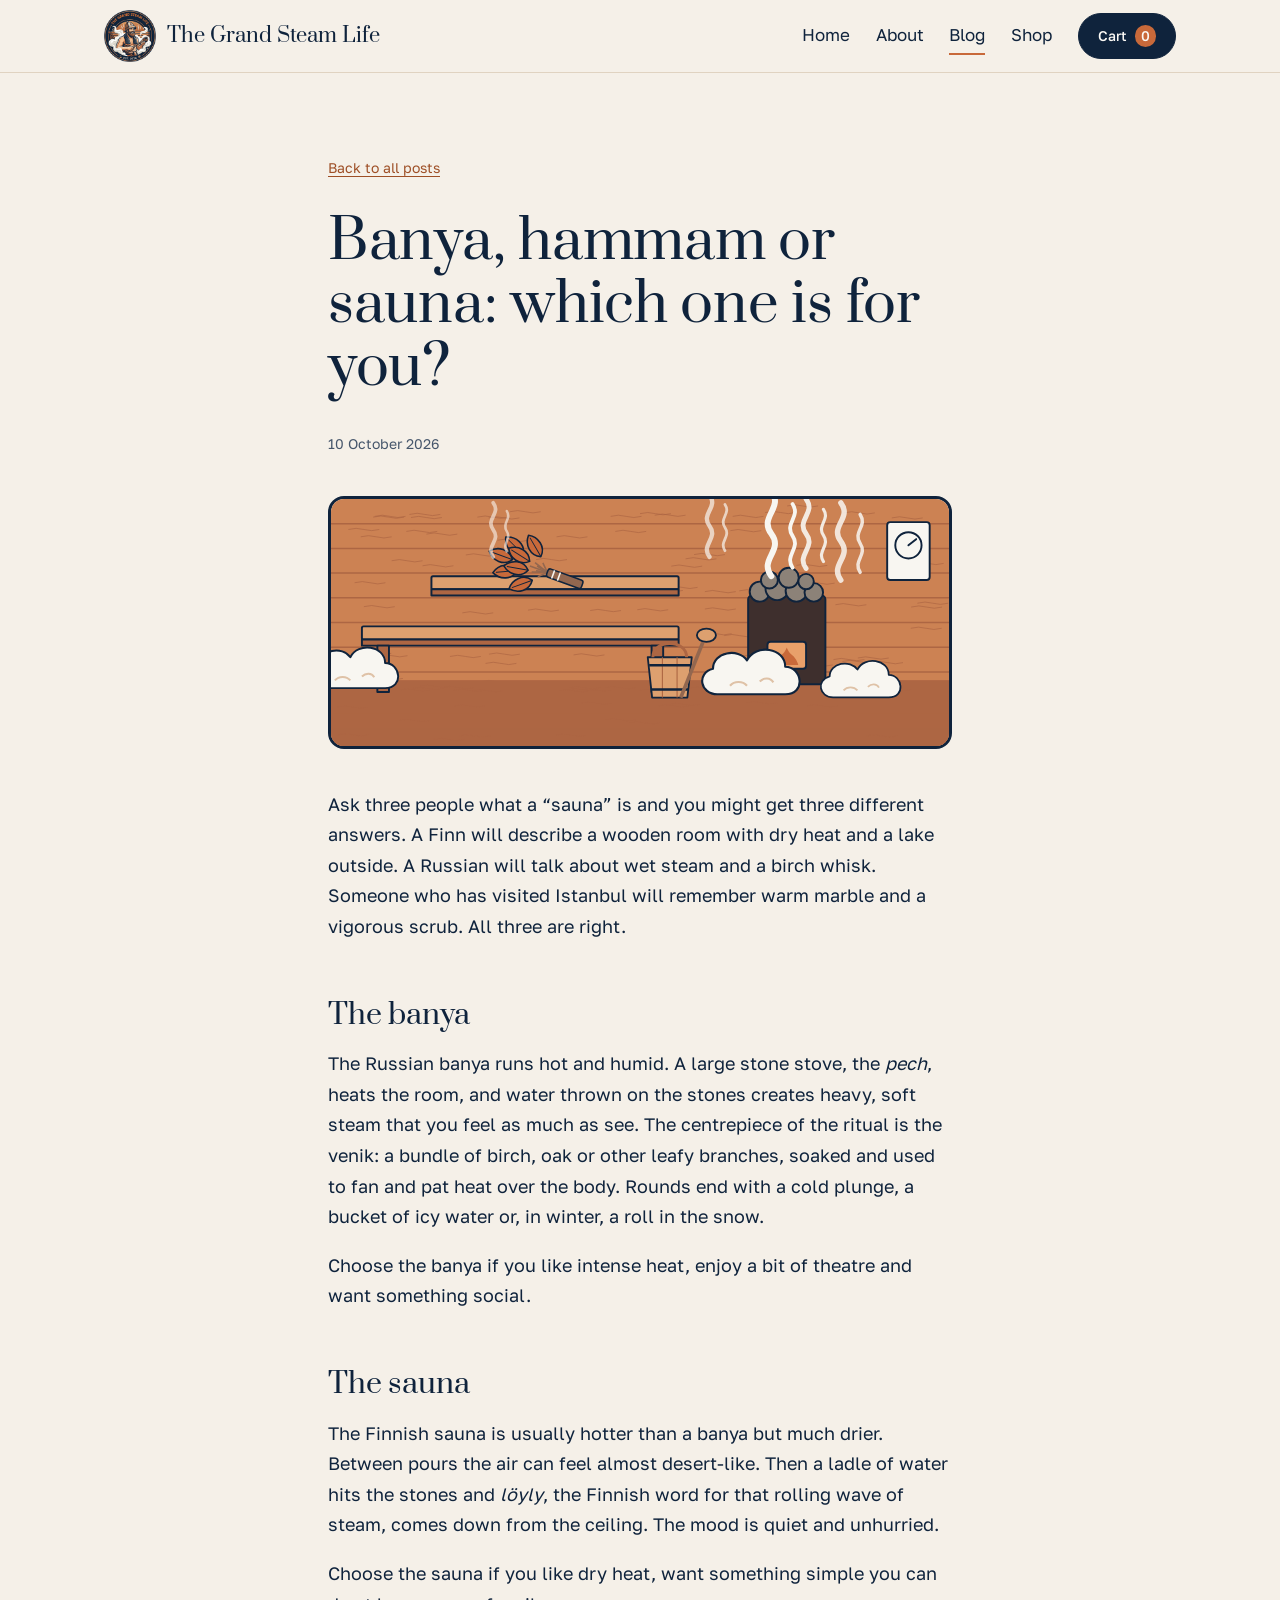
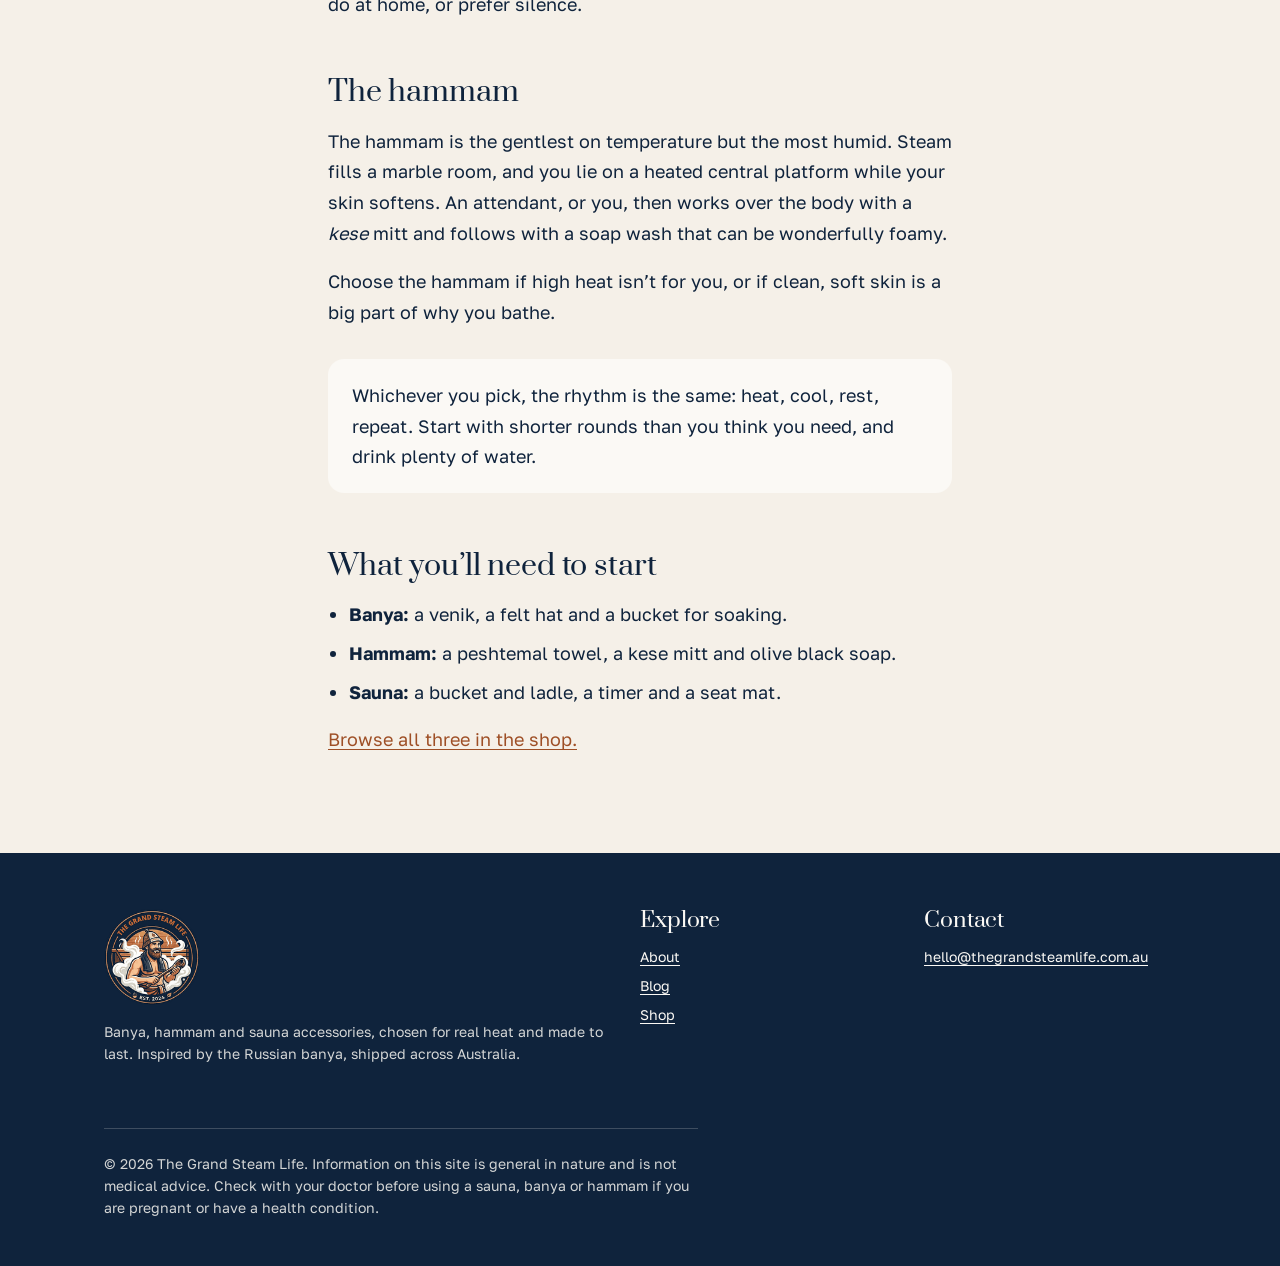
<file: blog/banya-sauna-hammam.html>
<!doctype html>
<html lang="en-AU">
<head>
  <meta charset="utf-8">
  <meta name="viewport" content="width=device-width, initial-scale=1">
  <title>Banya, hammam or sauna: which one is for you? | The Grand Steam Life</title>
  <meta name="description" content="How the three great bathing traditions differ in heat, humidity and ritual, and how to choose your first.">
  <meta property="og:title" content="Banya, hammam or sauna: which one is for you? | The Grand Steam Life">
  <meta property="og:description" content="How the three great bathing traditions differ in heat, humidity and ritual, and how to choose your first.">
  <link rel="icon" href="../assets/img/favicon-64.png" type="image/png">
  <link rel="apple-touch-icon" href="../assets/img/apple-touch-icon.png">
  <meta property="og:image" content="../assets/img/og-image.jpg">
  <meta name="theme-color" content="#0F233C">
  <link rel="preconnect" href="https://fonts.googleapis.com">
  <link rel="preconnect" href="https://fonts.gstatic.com" crossorigin>
  <link href="https://fonts.googleapis.com/css2?family=Golos+Text:wght@400;500&family=Prata&display=swap" rel="stylesheet">
  <link rel="stylesheet" href="../assets/css/style.css">
</head>
<body data-root="../">
  <a class="skip" href="#main">Skip to content</a>
  <header class="site-header">
    <div class="wrap">
      <a class="wordmark" href="../index.html"><img src="../assets/img/logo-160.png" alt="" width="52" height="52"><span>The Grand Steam Life</span></a>
      <button class="btn btn--ghost nav-toggle" aria-expanded="false" aria-controls="site-nav">Menu</button>
      <nav class="site-nav" id="site-nav" aria-label="Main">
        <a href="../index.html">Home</a>
        <a href="../about.html">About</a>
        <a href="../blog.html" aria-current="page">Blog</a>
        <a href="../shop.html">Shop</a>
        <button class="btn cart-button" data-cart-open>Cart <span class="count" data-cart-count>0</span></button>
      </nav>
    </div>
  </header>
  <main id="main">
    <article class="post">
      <a class="back" href="../blog.html">Back to all posts</a>
      <header>
        <h1>Banya, hammam or sauna: which one is for you?</h1>
        <p class="post-meta"><time datetime="2026-10-10">10 October 2026</time></p>
      </header>
      <figure class="post-cover"><img src="../assets/img/placeholders/banya-interior.svg" alt=""></figure>
      <p>Ask three people what a “sauna” is and you might get three different answers. A Finn will describe a wooden room with dry heat and a lake outside. A Russian will talk about wet steam and a birch whisk. Someone who has visited Istanbul will remember warm marble and a vigorous scrub. All three are right.</p>
      <h2>The banya</h2>
      <p>The Russian banya runs hot and humid. A large stone stove, the <em>pech</em>, heats the room, and water thrown on the stones creates heavy, soft steam that you feel as much as see. The centrepiece of the ritual is the venik: a bundle of birch, oak or other leafy branches, soaked and used to fan and pat heat over the body. Rounds end with a cold plunge, a bucket of icy water or, in winter, a roll in the snow.</p>
      <p>Choose the banya if you like intense heat, enjoy a bit of theatre and want something social.</p>
      <h2>The sauna</h2>
      <p>The Finnish sauna is usually hotter than a banya but much drier. Between pours the air can feel almost desert-like. Then a ladle of water hits the stones and <em>löyly</em>, the Finnish word for that rolling wave of steam, comes down from the ceiling. The mood is quiet and unhurried.</p>
      <p>Choose the sauna if you like dry heat, want something simple you can do at home, or prefer silence.</p>
      <h2>The hammam</h2>
      <p>The hammam is the gentlest on temperature but the most humid. Steam fills a marble room, and you lie on a heated central platform while your skin softens. An attendant, or you, then works over the body with a <em>kese</em> mitt and follows with a soap wash that can be wonderfully foamy.</p>
      <p>Choose the hammam if high heat isn’t for you, or if clean, soft skin is a big part of why you bathe.</p>
      <div class="callout"><p>Whichever you pick, the rhythm is the same: heat, cool, rest, repeat. Start with shorter rounds than you think you need, and drink plenty of water.</p></div>
      <h2>What you’ll need to start</h2>
      <ul>
        <li><strong>Banya:</strong> a venik, a felt hat and a bucket for soaking.</li>
        <li><strong>Hammam:</strong> a peshtemal towel, a kese mitt and olive black soap.</li>
        <li><strong>Sauna:</strong> a bucket and ladle, a timer and a seat mat.</li>
      </ul>
      <p><a href="../shop.html">Browse all three in the shop.</a></p>
    </article>
  </main>
  <footer class="site-footer">
    <div class="wrap">
      <div>
        <img class="footer-logo" src="../assets/img/logo-160.png" alt="The Grand Steam Life logo" width="96" height="96">
        <p>Banya, hammam and sauna accessories, chosen for real heat and made to last. Inspired by the Russian banya, shipped across Australia.</p>
      </div>
      <div>
        <h2>Explore</h2>
        <ul><li><a href="../about.html">About</a></li><li><a href="../blog.html">Blog</a></li><li><a href="../shop.html">Shop</a></li></ul>
      </div>
      <div>
        <h2>Contact</h2>
        <ul><li><a href="mailto:hello@thegrandsteamlife.com.au">hello@thegrandsteamlife.com.au</a></li></ul>
      </div>
      <p class="legal">© <span data-year>2026</span> The Grand Steam Life. Information on this site is general in nature and is not medical advice. Check with your doctor before using a sauna, banya or hammam if you are pregnant or have a health condition.</p>
    </div>
  </footer>
  <script src="../assets/js/products.js"></script>
  <script src="../assets/js/main.js"></script>
</body>
</html>
</file>
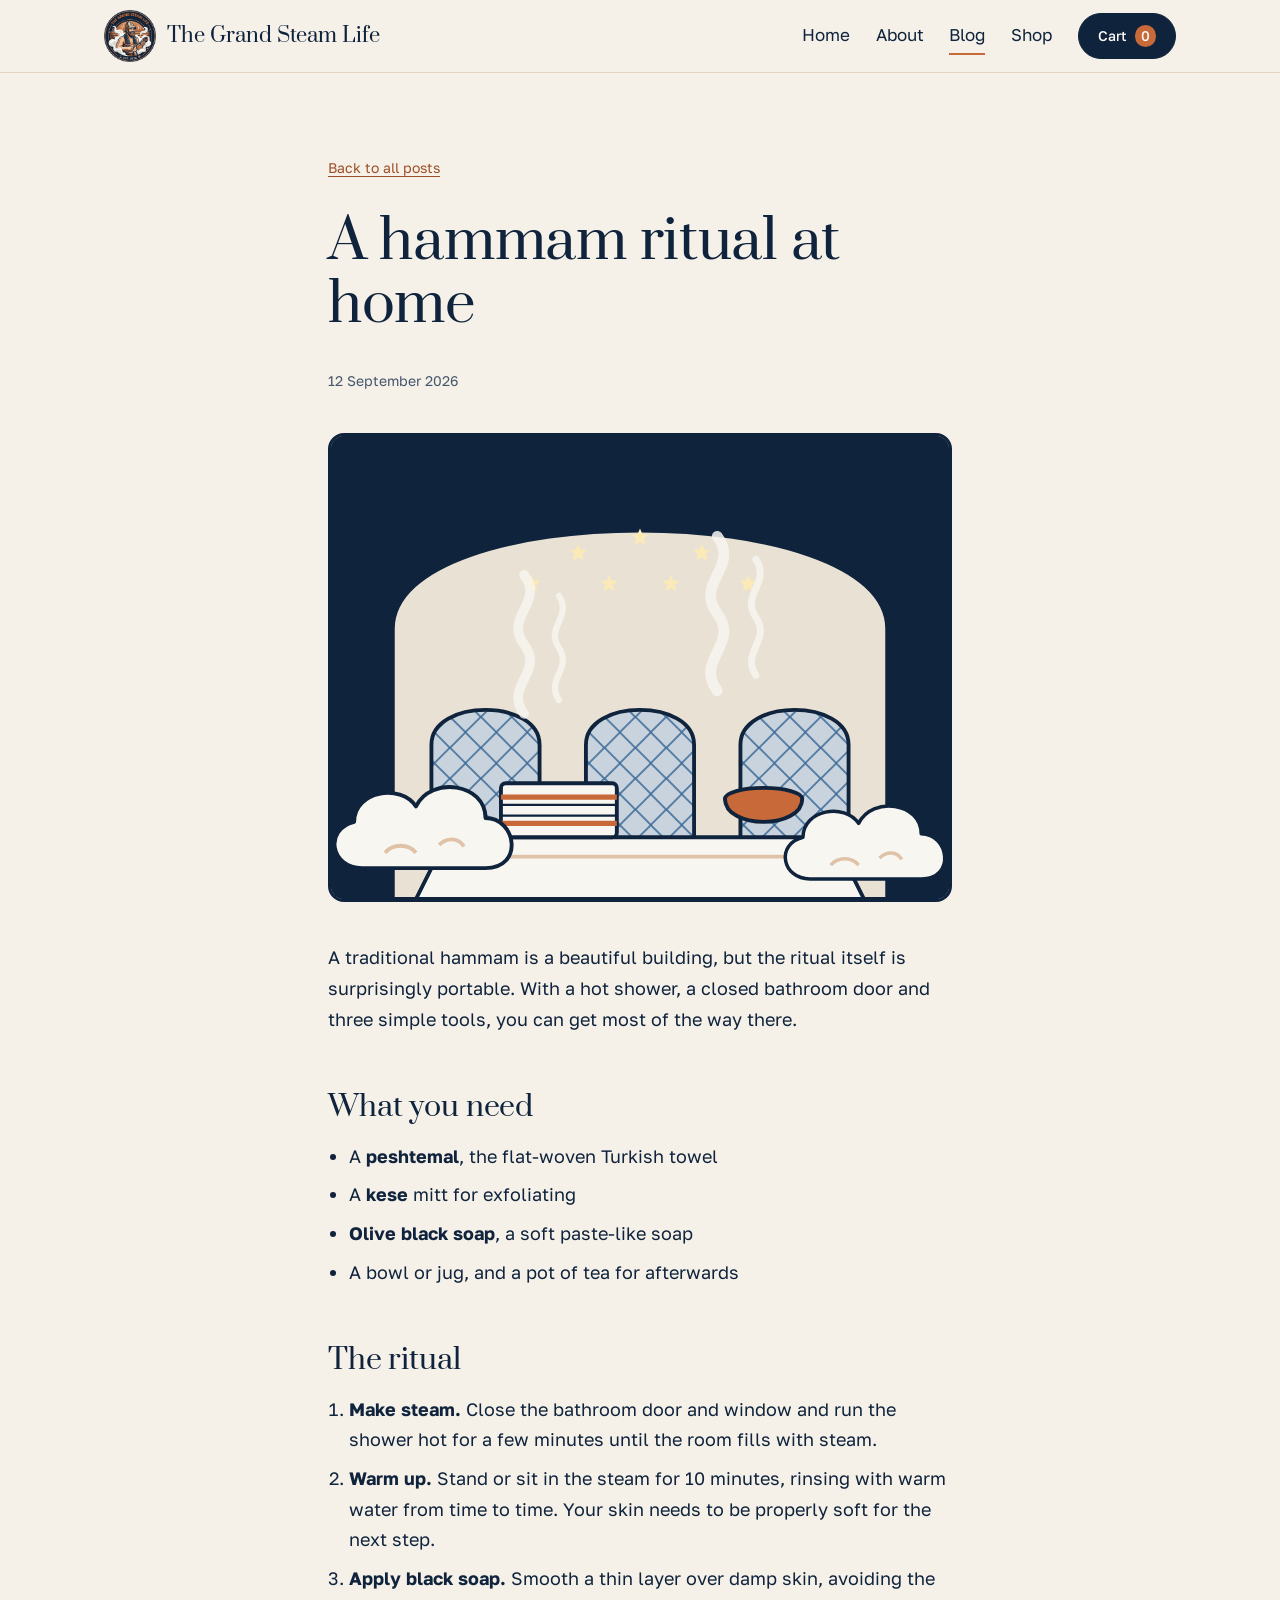
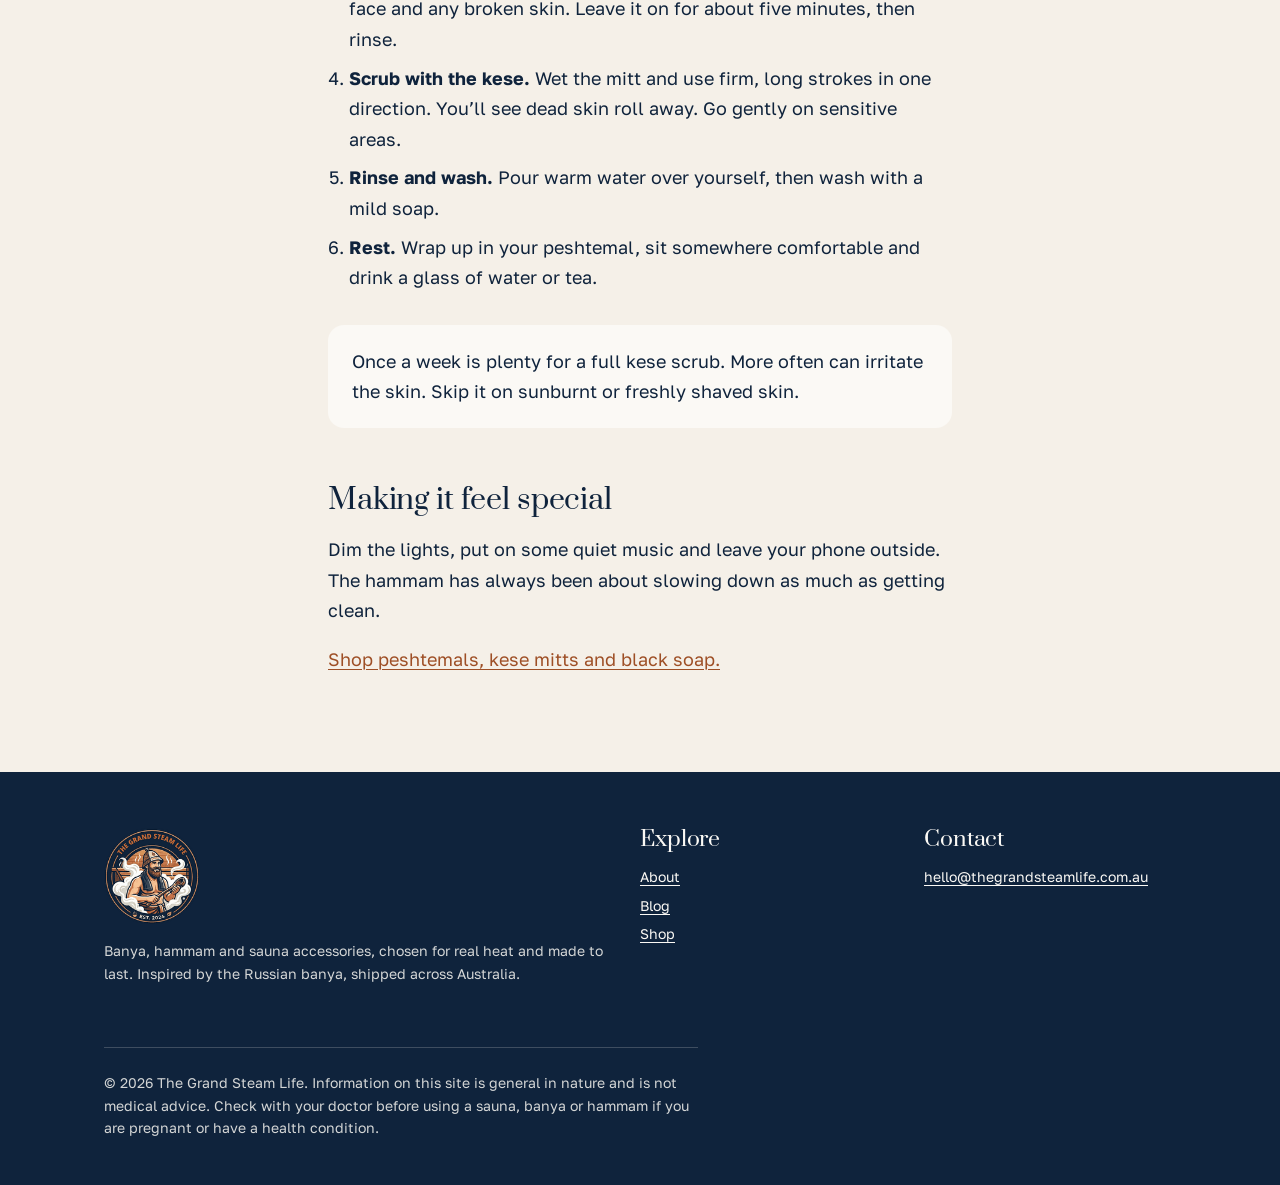
<file: blog/hammam-at-home.html>
<!doctype html>
<html lang="en-AU">
<head>
  <meta charset="utf-8">
  <meta name="viewport" content="width=device-width, initial-scale=1">
  <title>A hammam ritual at home | The Grand Steam Life</title>
  <meta name="description" content="You don’t need marble walls. A hot shower, a kese mitt and black soap will get you most of the way.">
  <meta property="og:title" content="A hammam ritual at home | The Grand Steam Life">
  <meta property="og:description" content="You don’t need marble walls. A hot shower, a kese mitt and black soap will get you most of the way.">
  <link rel="icon" href="../assets/img/favicon-64.png" type="image/png">
  <link rel="apple-touch-icon" href="../assets/img/apple-touch-icon.png">
  <meta property="og:image" content="../assets/img/og-image.jpg">
  <meta name="theme-color" content="#0F233C">
  <link rel="preconnect" href="https://fonts.googleapis.com">
  <link rel="preconnect" href="https://fonts.gstatic.com" crossorigin>
  <link href="https://fonts.googleapis.com/css2?family=Golos+Text:wght@400;500&family=Prata&display=swap" rel="stylesheet">
  <link rel="stylesheet" href="../assets/css/style.css">
</head>
<body data-root="../">
  <a class="skip" href="#main">Skip to content</a>
  <header class="site-header">
    <div class="wrap">
      <a class="wordmark" href="../index.html"><img src="../assets/img/logo-160.png" alt="" width="52" height="52"><span>The Grand Steam Life</span></a>
      <button class="btn btn--ghost nav-toggle" aria-expanded="false" aria-controls="site-nav">Menu</button>
      <nav class="site-nav" id="site-nav" aria-label="Main">
        <a href="../index.html">Home</a>
        <a href="../about.html">About</a>
        <a href="../blog.html" aria-current="page">Blog</a>
        <a href="../shop.html">Shop</a>
        <button class="btn cart-button" data-cart-open>Cart <span class="count" data-cart-count>0</span></button>
      </nav>
    </div>
  </header>
  <main id="main">
    <article class="post">
      <a class="back" href="../blog.html">Back to all posts</a>
      <header>
        <h1>A hammam ritual at home</h1>
        <p class="post-meta"><time datetime="2026-09-12">12 September 2026</time></p>
      </header>
      <figure class="post-cover"><img src="../assets/img/placeholders/hammam.svg" alt=""></figure>
      <p>A traditional hammam is a beautiful building, but the ritual itself is surprisingly portable. With a hot shower, a closed bathroom door and three simple tools, you can get most of the way there.</p>
      <h2>What you need</h2>
      <ul>
        <li>A <strong>peshtemal</strong>, the flat-woven Turkish towel</li>
        <li>A <strong>kese</strong> mitt for exfoliating</li>
        <li><strong>Olive black soap</strong>, a soft paste-like soap</li>
        <li>A bowl or jug, and a pot of tea for afterwards</li>
      </ul>
      <h2>The ritual</h2>
      <ol>
        <li><strong>Make steam.</strong> Close the bathroom door and window and run the shower hot for a few minutes until the room fills with steam.</li>
        <li><strong>Warm up.</strong> Stand or sit in the steam for 10 minutes, rinsing with warm water from time to time. Your skin needs to be properly soft for the next step.</li>
        <li><strong>Apply black soap.</strong> Smooth a thin layer over damp skin, avoiding the face and any broken skin. Leave it on for about five minutes, then rinse.</li>
        <li><strong>Scrub with the kese.</strong> Wet the mitt and use firm, long strokes in one direction. You’ll see dead skin roll away. Go gently on sensitive areas.</li>
        <li><strong>Rinse and wash.</strong> Pour warm water over yourself, then wash with a mild soap.</li>
        <li><strong>Rest.</strong> Wrap up in your peshtemal, sit somewhere comfortable and drink a glass of water or tea.</li>
      </ol>
      <div class="callout"><p>Once a week is plenty for a full kese scrub. More often can irritate the skin. Skip it on sunburnt or freshly shaved skin.</p></div>
      <h2>Making it feel special</h2>
      <p>Dim the lights, put on some quiet music and leave your phone outside. The hammam has always been about slowing down as much as getting clean.</p>
      <p><a href="../shop.html">Shop peshtemals, kese mitts and black soap.</a></p>
    </article>
  </main>
  <footer class="site-footer">
    <div class="wrap">
      <div>
        <img class="footer-logo" src="../assets/img/logo-160.png" alt="The Grand Steam Life logo" width="96" height="96">
        <p>Banya, hammam and sauna accessories, chosen for real heat and made to last. Inspired by the Russian banya, shipped across Australia.</p>
      </div>
      <div>
        <h2>Explore</h2>
        <ul><li><a href="../about.html">About</a></li><li><a href="../blog.html">Blog</a></li><li><a href="../shop.html">Shop</a></li></ul>
      </div>
      <div>
        <h2>Contact</h2>
        <ul><li><a href="mailto:hello@thegrandsteamlife.com.au">hello@thegrandsteamlife.com.au</a></li></ul>
      </div>
      <p class="legal">© <span data-year>2026</span> The Grand Steam Life. Information on this site is general in nature and is not medical advice. Check with your doctor before using a sauna, banya or hammam if you are pregnant or have a health condition.</p>
    </div>
  </footer>
  <script src="../assets/js/products.js"></script>
  <script src="../assets/js/main.js"></script>
</body>
</html>
</file>
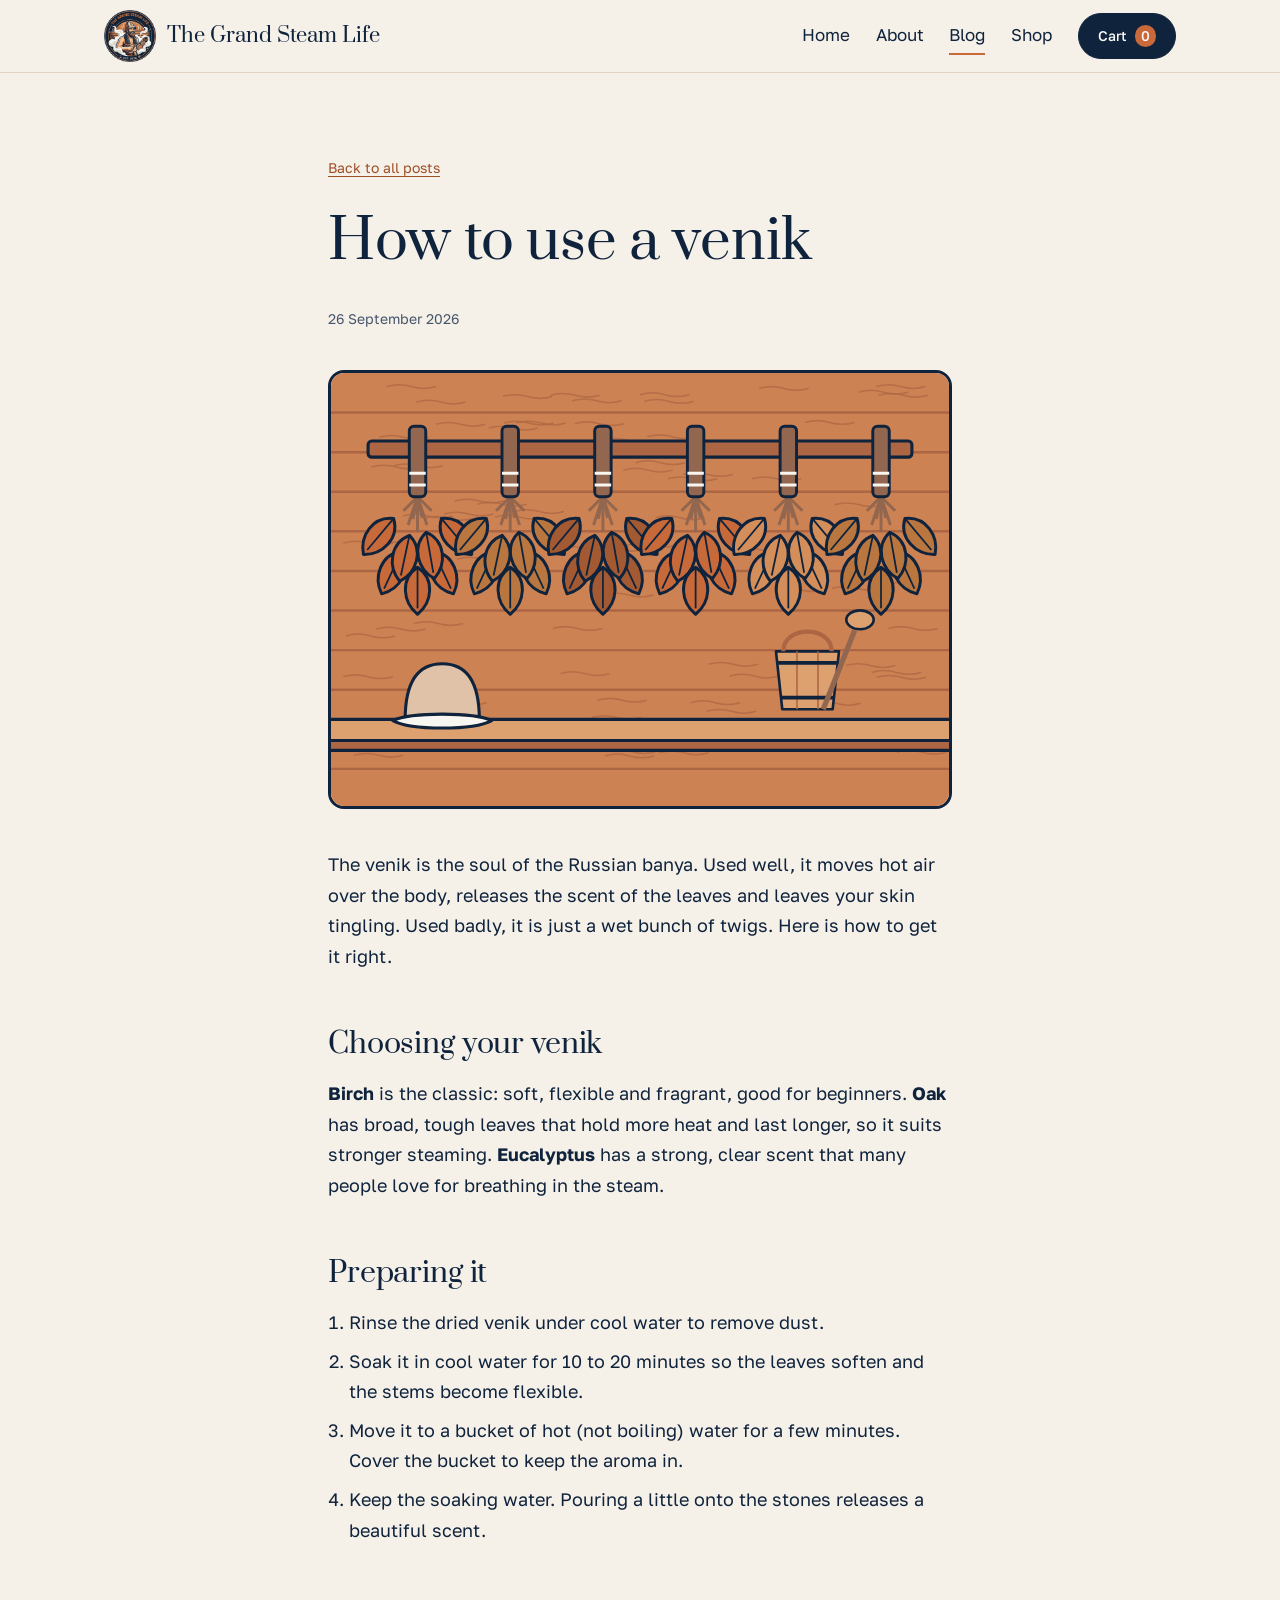
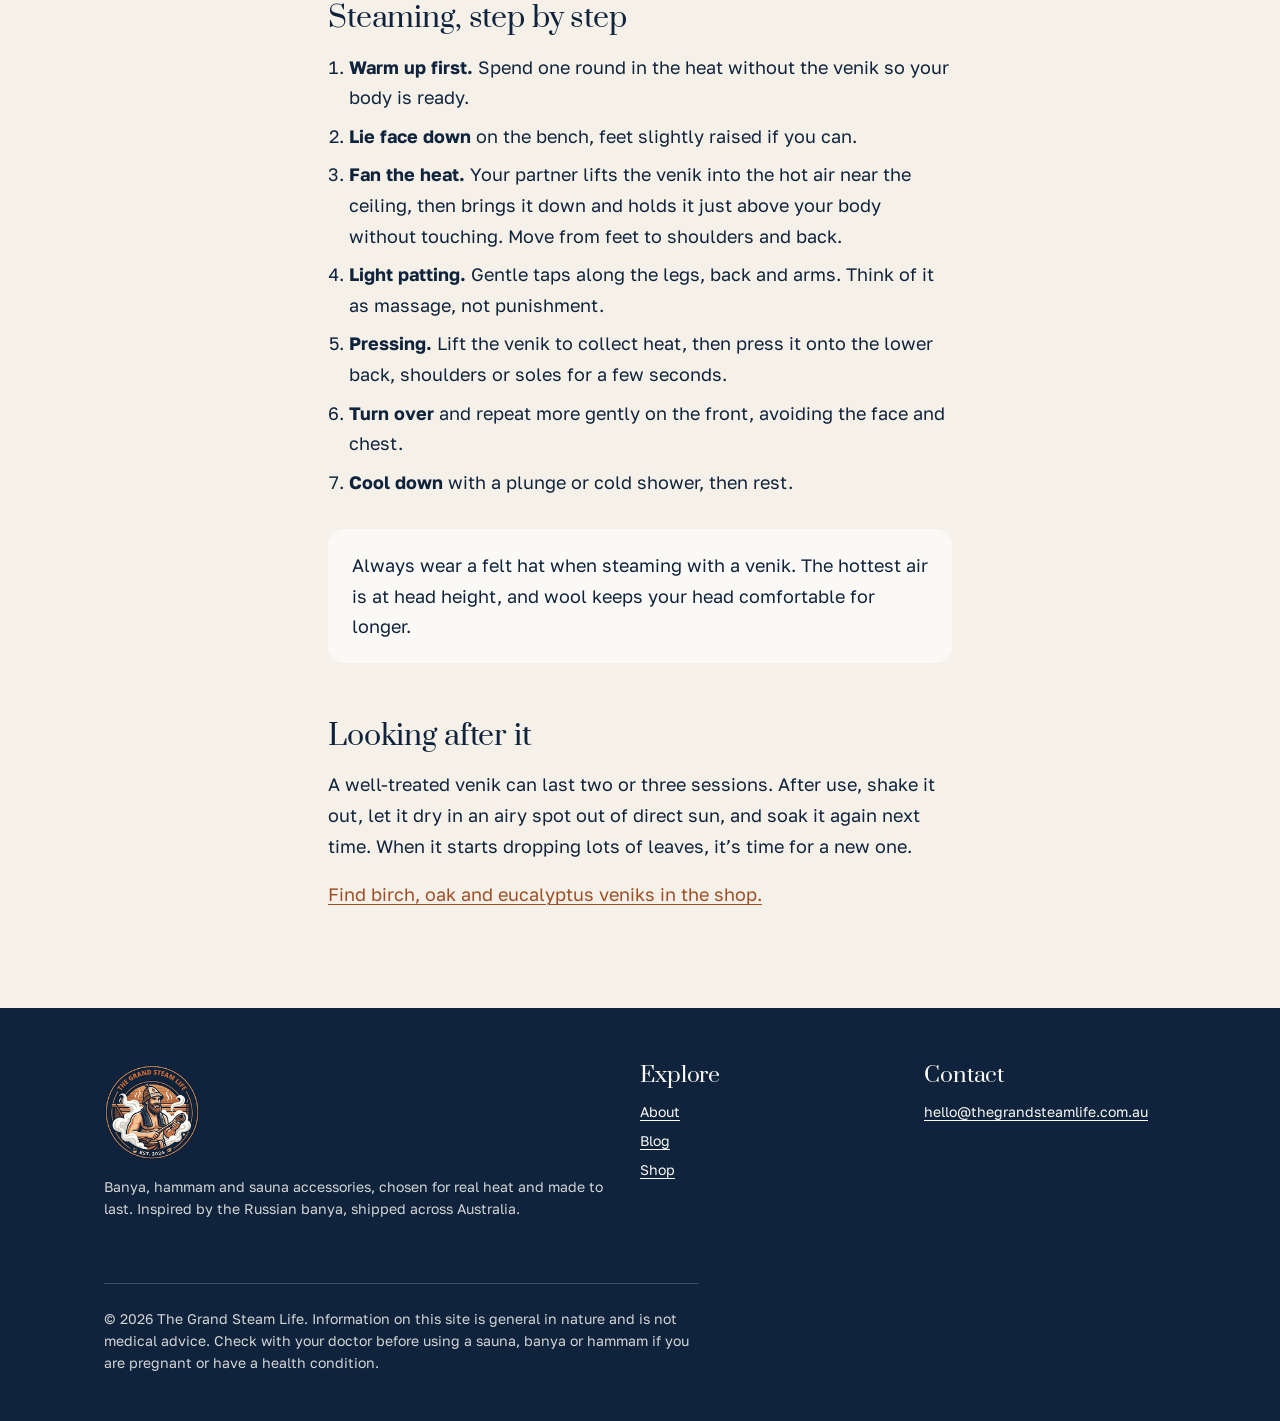
<file: blog/how-to-use-a-venik.html>
<!doctype html>
<html lang="en-AU">
<head>
  <meta charset="utf-8">
  <meta name="viewport" content="width=device-width, initial-scale=1">
  <title>How to use a venik | The Grand Steam Life</title>
  <meta name="description" content="Soaking, warming and steaming with a birch or oak whisk, step by step.">
  <meta property="og:title" content="How to use a venik | The Grand Steam Life">
  <meta property="og:description" content="Soaking, warming and steaming with a birch or oak whisk, step by step.">
  <link rel="icon" href="../assets/img/favicon-64.png" type="image/png">
  <link rel="apple-touch-icon" href="../assets/img/apple-touch-icon.png">
  <meta property="og:image" content="../assets/img/og-image.jpg">
  <meta name="theme-color" content="#0F233C">
  <link rel="preconnect" href="https://fonts.googleapis.com">
  <link rel="preconnect" href="https://fonts.gstatic.com" crossorigin>
  <link href="https://fonts.googleapis.com/css2?family=Golos+Text:wght@400;500&family=Prata&display=swap" rel="stylesheet">
  <link rel="stylesheet" href="../assets/css/style.css">
</head>
<body data-root="../">
  <a class="skip" href="#main">Skip to content</a>
  <header class="site-header">
    <div class="wrap">
      <a class="wordmark" href="../index.html"><img src="../assets/img/logo-160.png" alt="" width="52" height="52"><span>The Grand Steam Life</span></a>
      <button class="btn btn--ghost nav-toggle" aria-expanded="false" aria-controls="site-nav">Menu</button>
      <nav class="site-nav" id="site-nav" aria-label="Main">
        <a href="../index.html">Home</a>
        <a href="../about.html">About</a>
        <a href="../blog.html" aria-current="page">Blog</a>
        <a href="../shop.html">Shop</a>
        <button class="btn cart-button" data-cart-open>Cart <span class="count" data-cart-count>0</span></button>
      </nav>
    </div>
  </header>
  <main id="main">
    <article class="post">
      <a class="back" href="../blog.html">Back to all posts</a>
      <header>
        <h1>How to use a venik</h1>
        <p class="post-meta"><time datetime="2026-09-26">26 September 2026</time></p>
      </header>
      <figure class="post-cover"><img src="../assets/img/placeholders/veniks.svg" alt=""></figure>
      <p>The venik is the soul of the Russian banya. Used well, it moves hot air over the body, releases the scent of the leaves and leaves your skin tingling. Used badly, it is just a wet bunch of twigs. Here is how to get it right.</p>
      <h2>Choosing your venik</h2>
      <p><strong>Birch</strong> is the classic: soft, flexible and fragrant, good for beginners. <strong>Oak</strong> has broad, tough leaves that hold more heat and last longer, so it suits stronger steaming. <strong>Eucalyptus</strong> has a strong, clear scent that many people love for breathing in the steam.</p>
      <h2>Preparing it</h2>
      <ol>
        <li>Rinse the dried venik under cool water to remove dust.</li>
        <li>Soak it in cool water for 10 to 20 minutes so the leaves soften and the stems become flexible.</li>
        <li>Move it to a bucket of hot (not boiling) water for a few minutes. Cover the bucket to keep the aroma in.</li>
        <li>Keep the soaking water. Pouring a little onto the stones releases a beautiful scent.</li>
      </ol>
      <h2>Steaming, step by step</h2>
      <ol>
        <li><strong>Warm up first.</strong> Spend one round in the heat without the venik so your body is ready.</li>
        <li><strong>Lie face down</strong> on the bench, feet slightly raised if you can.</li>
        <li><strong>Fan the heat.</strong> Your partner lifts the venik into the hot air near the ceiling, then brings it down and holds it just above your body without touching. Move from feet to shoulders and back.</li>
        <li><strong>Light patting.</strong> Gentle taps along the legs, back and arms. Think of it as massage, not punishment.</li>
        <li><strong>Pressing.</strong> Lift the venik to collect heat, then press it onto the lower back, shoulders or soles for a few seconds.</li>
        <li><strong>Turn over</strong> and repeat more gently on the front, avoiding the face and chest.</li>
        <li><strong>Cool down</strong> with a plunge or cold shower, then rest.</li>
      </ol>
      <div class="callout"><p>Always wear a felt hat when steaming with a venik. The hottest air is at head height, and wool keeps your head comfortable for longer.</p></div>
      <h2>Looking after it</h2>
      <p>A well-treated venik can last two or three sessions. After use, shake it out, let it dry in an airy spot out of direct sun, and soak it again next time. When it starts dropping lots of leaves, it’s time for a new one.</p>
      <p><a href="../shop.html">Find birch, oak and eucalyptus veniks in the shop.</a></p>
    </article>
  </main>
  <footer class="site-footer">
    <div class="wrap">
      <div>
        <img class="footer-logo" src="../assets/img/logo-160.png" alt="The Grand Steam Life logo" width="96" height="96">
        <p>Banya, hammam and sauna accessories, chosen for real heat and made to last. Inspired by the Russian banya, shipped across Australia.</p>
      </div>
      <div>
        <h2>Explore</h2>
        <ul><li><a href="../about.html">About</a></li><li><a href="../blog.html">Blog</a></li><li><a href="../shop.html">Shop</a></li></ul>
      </div>
      <div>
        <h2>Contact</h2>
        <ul><li><a href="mailto:hello@thegrandsteamlife.com.au">hello@thegrandsteamlife.com.au</a></li></ul>
      </div>
      <p class="legal">© <span data-year>2026</span> The Grand Steam Life. Information on this site is general in nature and is not medical advice. Check with your doctor before using a sauna, banya or hammam if you are pregnant or have a health condition.</p>
    </div>
  </footer>
  <script src="../assets/js/products.js"></script>
  <script src="../assets/js/main.js"></script>
</body>
</html>
</file>
<file: assets/css/style.css>
/* The Grand Steam Life — site styles
   Palette taken from the logo: navy, copper, wood, sand and steam white. */
:root {
  --steam: #F5F0E8;      /* page background, warm steam white */
  --bark: #FBF9F5;       /* raised surfaces */
  --sand: #EEE2D1;       /* alternate sections, from the logo's sand */
  --spruce: #0F233C;     /* logo navy: text and dark panels */
  --spruce-soft: #46566B;
  --linden: #CC8253;     /* logo wood: accents on navy */
  --copper: #C8693A;     /* logo copper: decorative accents */
  --birch: #9E4F26;      /* deep copper: links and banya (accessible on light) */
  --pine: #85502E;       /* sauna */
  --iznik: #1F4A73;      /* hammam */
  --line: #E0D3C1;
  --accent: var(--birch);

  --f-display: "Prata", "Didot", "Bodoni 72", Georgia, serif;
  --f-body: "Golos Text", "Segoe UI", system-ui, -apple-system, sans-serif;

  --step--1: 0.875rem;
  --step-0: 1.0625rem;
  --step-1: 1.333rem;
  --step-2: 1.777rem;
  --step-3: 2.369rem;
  --step-4: clamp(2.6rem, 6vw, 4.6rem);

  --wrap: 72rem;
  --gutter: clamp(1.25rem, 4vw, 2.5rem);
  color-scheme: light;
}

*, *::before, *::after { box-sizing: border-box; }
html { -webkit-text-size-adjust: 100%; scroll-behavior: smooth; }
body {
  margin: 0;
  background: var(--steam);
  color: var(--spruce);
  font-family: var(--f-body);
  font-size: var(--step-0);
  line-height: 1.6;
}
img, svg { max-width: 100%; height: auto; display: block; }
a { color: var(--birch); text-underline-offset: 0.18em; text-decoration-thickness: 1px; }
a:hover { text-decoration-thickness: 2px; }
:focus-visible { outline: 3px solid var(--copper); outline-offset: 3px; border-radius: 2px; }

h1, h2, h3 { font-family: var(--f-display); font-weight: 400; line-height: 1.15; margin: 0 0 0.6em; letter-spacing: -0.005em; }
h1 { font-size: var(--step-4); }
h2 { font-size: var(--step-3); }
h3 { font-size: var(--step-1); }
p { margin: 0 0 1em; max-width: 66ch; }

.wrap { max-width: var(--wrap); margin: 0 auto; padding: 0 var(--gutter); }
.skip { position: absolute; left: -999px; top: 0; background: var(--spruce); color: var(--bark); padding: .6rem 1rem; z-index: 50; }
.skip:focus { left: 1rem; top: 1rem; }

/* Header */
.site-header { border-bottom: 1px solid var(--line); background: var(--steam); position: sticky; top: 0; z-index: 20; }
.site-header .wrap { display: flex; align-items: center; justify-content: space-between; gap: 1rem; min-height: 4.5rem; }
.wordmark { display: flex; align-items: center; gap: .7rem; color: var(--spruce); text-decoration: none; font-family: var(--f-display); font-size: 1.25rem; }
.wordmark img { width: 3.25rem; height: 3.25rem; }
.site-nav { display: flex; align-items: center; gap: 1.6rem; }
.site-nav a { color: var(--spruce); text-decoration: none; padding: .3rem 0; border-bottom: 2px solid transparent; }
.site-nav a:hover, .site-nav a[aria-current="page"] { border-bottom-color: var(--copper); }
.btn.nav-toggle { display: none; }

.btn {
  display: inline-flex; align-items: center; gap: .5rem;
  font: inherit; font-size: var(--step--1); font-weight: 500;
  padding: .7rem 1.2rem; border-radius: 999px; cursor: pointer;
  border: 1.5px solid var(--spruce); background: var(--spruce); color: var(--bark); text-decoration: none;
}
.btn:hover { background: var(--spruce-soft); border-color: var(--spruce-soft); }
.btn--ghost { background: transparent; color: var(--spruce); }
.btn--ghost:hover { background: var(--bark); color: var(--spruce); }
.cart-button .count { background: var(--copper); color: var(--bark); border-radius: 999px; min-width: 1.5em; padding: 0 .4em; text-align: center; }

@media (max-width: 760px) {
  .btn.nav-toggle { display: inline-flex; }
  .site-nav { display: none; position: absolute; top: 100%; left: 0; right: 0; flex-direction: column; align-items: flex-start; gap: .4rem; padding: 1rem var(--gutter) 1.5rem; background: var(--steam); border-bottom: 1px solid var(--line); }
  .site-nav.is-open { display: flex; }
}

/* Hero with tradition switcher */
.hero { position: relative; overflow: hidden; padding: clamp(3rem, 8vw, 6rem) 0 clamp(3rem, 7vw, 5rem); }
.hero .wrap { display: grid; grid-template-columns: 1.1fr 1fr; gap: clamp(2rem, 5vw, 4rem); align-items: end; }
.hero h1 { max-width: 12ch; }
.hero .lede { font-size: var(--step-1); line-height: 1.5; color: var(--spruce-soft); max-width: 34ch; }
.hero-actions { display: flex; flex-wrap: wrap; gap: .8rem; margin-top: 1.8rem; }

.steam-room {
  --room: var(--birch);
  position: relative; background: var(--spruce); color: var(--bark);
  border-radius: 2.25rem 2.25rem .5rem .5rem; padding: 1.6rem 1.6rem 1.8rem; overflow: hidden;
  transition: background-color .5s ease;
}
.steam-room[data-room="banya"] { --room: #C8693A; background: #5C3420; }
.steam-room[data-room="sauna"] { --room: #CC8253; background: #7A4A2C; }
.steam-room[data-room="hammam"] { --room: #1F4A73; background: #0F233C; }
.room-tabs { display: flex; gap: .4rem; background: rgba(247,246,241,.08); padding: .3rem; border-radius: 999px; position: relative; z-index: 2; }
.room-tabs button { flex: 1; font: inherit; font-size: var(--step--1); color: var(--bark); background: transparent; border: 0; padding: .55rem .8rem; border-radius: 999px; cursor: pointer; }
.room-tabs button[aria-selected="true"] { background: var(--bark); color: var(--spruce); }
.room-panel { position: relative; z-index: 2; padding-top: 1.6rem; }
.room-panel h2 { font-size: var(--step-2); margin-bottom: .3em; }
.room-origin { color: var(--linden); margin-bottom: 1.4rem; }
.room-readings { display: grid; grid-template-columns: 1fr 1fr; gap: 1rem; margin: 0 0 1.4rem; }
.reading dt { font-size: var(--step--1); opacity: .75; }
.reading dd { margin: 0; font-family: var(--f-display); font-size: var(--step-3); line-height: 1.1; }
.meter { height: 6px; border-radius: 3px; background: rgba(247,246,241,.15); margin-top: .5rem; overflow: hidden; }
.meter span { display: block; height: 100%; background: var(--linden); width: var(--v, 50%); transition: width .5s ease; }
.room-panel p { margin: 0; color: rgba(247,246,241,.88); }

.steam { position: absolute; inset: auto 0 0 0; height: 100%; pointer-events: none; z-index: 1; }
.steam i { position: absolute; bottom: -30%; width: 45%; aspect-ratio: 1; border-radius: 50%; background: radial-gradient(circle, rgba(247,246,241,.22), rgba(247,246,241,0) 65%); animation: rise 14s linear infinite; }
.steam i:nth-child(1) { left: -5%; animation-delay: 0s; }
.steam i:nth-child(2) { left: 30%; animation-delay: -5s; width: 55%; }
.steam i:nth-child(3) { left: 62%; animation-delay: -9s; }
@keyframes rise { from { transform: translateY(0) scale(.8); opacity: 0; } 20% { opacity: 1; } to { transform: translateY(-120%) scale(1.4); opacity: 0; } }
@media (prefers-reduced-motion: reduce) { .steam i { animation: none; opacity: .5; } .steam-room, .meter span { transition: none; } html { scroll-behavior: auto; } }

@media (max-width: 860px) { .hero .wrap { grid-template-columns: 1fr; } }

/* Sections */
.section { padding: clamp(3.5rem, 8vw, 6rem) 0; }
.section--bark { background: var(--sand); }
.section--dark { background: var(--spruce); color: var(--bark); }
.section--dark a { color: var(--linden); }
.section-head { max-width: 40rem; margin-bottom: 2.5rem; }
.section-head p { color: var(--spruce-soft); font-size: var(--step-1); line-height: 1.5; }
.section--dark .section-head p { color: rgba(247,246,241,.8); }

/* Benefits: asymmetric list */
.benefits { display: grid; grid-template-columns: repeat(2, 1fr); gap: 0 clamp(2rem, 5vw, 4rem); }
.benefit { padding: 1.6rem 0; border-top: 1px solid var(--line); }
.benefit h3 { margin-bottom: .4em; }
.benefit p { margin: 0; color: var(--spruce-soft); }
.benefit:nth-child(even) { transform: translateY(2.5rem); }
@media (max-width: 760px) { .benefits { grid-template-columns: 1fr; } .benefit:nth-child(even) { transform: none; } }

.evidence-note { margin-top: 4rem; font-size: var(--step--1); color: var(--spruce-soft); max-width: 60ch; }

/* Ritual: a genuine sequence */
.ritual { list-style: none; padding: 0; margin: 0; display: grid; grid-template-columns: repeat(4, 1fr); gap: 1.5rem; counter-reset: step; }
.ritual li { counter-increment: step; position: relative; padding-top: 4.2rem; }
.ritual li::before { content: counter(step); position: absolute; top: 0; left: 0; font-family: var(--f-display); font-size: 3rem; line-height: 1; color: var(--linden); }
.ritual li::after { content: ""; position: absolute; top: 1.5rem; left: 3rem; right: -1.5rem; height: 1px; background: rgba(247,246,241,.25); }
.ritual li:last-child::after { content: "↺"; background: none; left: auto; right: 0; top: .6rem; font-size: 1.6rem; color: var(--linden); }
.ritual h3 { margin-bottom: .3em; }
.ritual p { color: rgba(247,246,241,.82); font-size: var(--step--1); margin: 0; }
@media (max-width: 860px) { .ritual { grid-template-columns: 1fr 1fr; row-gap: 2.5rem; } .ritual li::after { display: none; } }
@media (max-width: 480px) { .ritual { grid-template-columns: 1fr; } }

/* Comparison table */
.table-scroll { overflow-x: auto; }
.compare { width: 100%; border-collapse: collapse; min-width: 36rem; }
.compare th, .compare td { text-align: left; padding: 1rem 1rem 1rem 0; border-bottom: 1px solid var(--line); vertical-align: top; }
.compare thead th { font-family: var(--f-display); font-weight: 400; font-size: var(--step-1); border-bottom: 2px solid var(--spruce); }
.compare tbody th { font-weight: 500; width: 22%; }
.compare .c-banya { color: var(--birch); }
.compare .c-sauna { color: var(--pine); }
.compare .c-hammam { color: var(--iznik); }

/* Safety */
.safety { display: grid; grid-template-columns: 1fr 2fr; gap: 2rem; align-items: start; border: 1.5px solid var(--spruce); border-radius: 1.5rem; padding: clamp(1.5rem, 4vw, 2.5rem); }
.safety ul { margin: 0; padding-left: 1.2rem; }
.safety li { margin-bottom: .5rem; }
@media (max-width: 760px) { .safety { grid-template-columns: 1fr; } }

/* Products */
.product-grid { display: grid; grid-template-columns: repeat(auto-fill, minmax(15rem, 1fr)); gap: 2.5rem 1.75rem; }
.product { display: flex; flex-direction: column; }
.product-art { background: var(--bark); border-radius: 50% 50% 1rem 1rem / 38% 38% 1rem 1rem; aspect-ratio: 4 / 5; display: grid; place-items: center; margin-bottom: 1rem; border: 1px solid var(--line); }
.section--bark .product-art { background: var(--steam); }
.product-art img { width: 58%; }
.product h3 { font-size: 1.25rem; margin-bottom: .2em; }
.product .tradition { font-size: var(--step--1); color: var(--spruce-soft); margin-bottom: .5rem; }
.product p { font-size: var(--step--1); color: var(--spruce-soft); flex: 1; }
.product-foot { display: flex; align-items: center; justify-content: space-between; gap: 1rem; margin-top: .4rem; }
.price { font-family: var(--f-display); font-size: var(--step-1); }
.added { font-size: var(--step--1); color: var(--birch); min-height: 1.4em; margin-top: .4rem; }

.filters { display: flex; flex-wrap: wrap; gap: .5rem; margin-bottom: 2.5rem; }
.filters button { font: inherit; font-size: var(--step--1); padding: .5rem 1rem; border-radius: 999px; border: 1.5px solid var(--spruce); background: transparent; color: var(--spruce); cursor: pointer; }
.filters button[aria-pressed="true"] { background: var(--spruce); color: var(--bark); }

.shop-notes { display: grid; grid-template-columns: repeat(3, 1fr); gap: 2rem; }
.shop-notes h3 { margin-bottom: .3em; }
.shop-notes p { color: var(--spruce-soft); font-size: var(--step--1); }
@media (max-width: 760px) { .shop-notes { grid-template-columns: 1fr; } }

/* Cart drawer */
.cart-backdrop { position: fixed; inset: 0; background: rgba(15,35,60,.5); z-index: 40; }
.cart { position: fixed; top: 0; right: 0; bottom: 0; width: min(26rem, 100%); background: var(--bark); z-index: 41; display: flex; flex-direction: column; box-shadow: -10px 0 40px rgba(15,35,60,.25); }
.cart[hidden], .cart-backdrop[hidden] { display: none; }
.cart-head { display: flex; justify-content: space-between; align-items: center; padding: 1.2rem 1.5rem; border-bottom: 1px solid var(--line); }
.cart-head h2 { font-size: var(--step-2); margin: 0; }
.cart-close { font: inherit; background: none; border: 0; cursor: pointer; color: var(--spruce); text-decoration: underline; }
.cart-items { list-style: none; margin: 0; padding: 0 1.5rem; overflow-y: auto; flex: 1; }
.cart-item { display: grid; grid-template-columns: 3.5rem 1fr auto; gap: .9rem; align-items: center; padding: 1rem 0; border-bottom: 1px solid var(--line); }
.cart-item img { width: 3.5rem; height: 3.5rem; background: var(--steam); border-radius: .6rem; padding: .3rem; }
.cart-item .name { font-weight: 500; line-height: 1.3; }
.qty { display: inline-flex; align-items: center; gap: .5rem; margin-top: .3rem; }
.qty button { width: 1.8rem; height: 1.8rem; border-radius: 50%; border: 1px solid var(--spruce); background: transparent; cursor: pointer; font: inherit; line-height: 1; color: var(--spruce); }
.cart-empty { padding: 2rem 1.5rem; color: var(--spruce-soft); }
.cart-foot { padding: 1.2rem 1.5rem 1.5rem; border-top: 1px solid var(--line); }
.cart-total { display: flex; justify-content: space-between; font-family: var(--f-display); font-size: var(--step-1); margin-bottom: .3rem; }
.cart-foot small { display: block; color: var(--spruce-soft); margin-bottom: 1rem; }
.cart-foot .btn { width: 100%; justify-content: center; }

/* Page intro */
.page-intro { padding: clamp(3rem, 7vw, 5rem) 0 2rem; }
.page-intro p { font-size: var(--step-1); color: var(--spruce-soft); line-height: 1.5; max-width: 40ch; }

/* About */
.about-grid { display: grid; grid-template-columns: 1fr 1.4fr; gap: clamp(2rem, 6vw, 5rem); }
.about-grid aside { font-family: var(--f-display); font-size: var(--step-2); line-height: 1.3; color: var(--spruce); border-left: 3px solid var(--linden); padding-left: 1.5rem; align-self: start; position: sticky; top: 7rem; }
.values { display: grid; grid-template-columns: repeat(3, 1fr); gap: 2rem; }
.values p { color: rgba(247,246,241,.82); }
@media (max-width: 760px) { .about-grid, .values { grid-template-columns: 1fr; } .about-grid aside { position: static; } }

/* Blog */
.post-list { list-style: none; margin: 0; padding: 0; }
.post-list li { border-top: 1px solid var(--line); }
.post-list a { display: grid; grid-template-columns: 9rem 1fr; gap: 2rem; padding: 2rem 0; color: var(--spruce); text-decoration: none; }
.post-list a:hover h2 { text-decoration: underline; text-decoration-thickness: 1px; text-underline-offset: .15em; }
.post-list time { color: var(--spruce-soft); font-size: var(--step--1); padding-top: .5rem; }
.post-list h2 { font-size: var(--step-2); margin-bottom: .3em; }
.post-list p { color: var(--spruce-soft); margin: 0; }
@media (max-width: 600px) { .post-list a { grid-template-columns: 1fr; gap: .4rem; } }

.post { max-width: 44rem; margin: 0 auto; padding: clamp(3rem, 7vw, 5rem) var(--gutter); }
.post header { margin-bottom: 2.5rem; }
.post .post-meta { color: var(--spruce-soft); font-size: var(--step--1); }
.post h1 { font-size: clamp(2.2rem, 5vw, 3.4rem); }
.post h2 { font-size: var(--step-2); margin-top: 2em; }
.post p, .post li { font-size: 1.125rem; line-height: 1.7; }
.post ol, .post ul { padding-left: 1.3rem; max-width: 66ch; }
.post li { margin-bottom: .5rem; }
.post .back { display: inline-block; margin-bottom: 2rem; font-size: var(--step--1); }
.post .callout { background: var(--bark); border-radius: 1rem; padding: 1.3rem 1.5rem; margin: 2rem 0; }
.post .callout p:last-child { margin: 0; }

/* Footer */
.site-footer { background: var(--spruce); color: rgba(247,246,241,.85); padding: 3.5rem 0 2rem; font-size: var(--step--1); }
.site-footer .wrap { display: grid; grid-template-columns: 2fr 1fr 1fr; gap: 2rem; }
.site-footer a { color: var(--bark); }
.site-footer h2 { font-size: var(--step-1); color: var(--bark); }
.site-footer ul { list-style: none; padding: 0; margin: 0; }
.site-footer li { margin-bottom: .4rem; }
.site-footer .legal { grid-column: 1 / -1; border-top: 1px solid rgba(247,246,241,.2); padding-top: 1.5rem; margin-top: 1rem; }
@media (max-width: 760px) { .site-footer .wrap { grid-template-columns: 1fr; } }

/* Images */
.band { margin: 0; }
.band img { width: 100%; height: clamp(14rem, 34vw, 26rem); object-fit: cover; }
.traditions { display: grid; grid-template-columns: repeat(3, 1fr); gap: 1.5rem; margin: 0 0 3rem; }
.traditions figure { margin: 0; }
.traditions img { width: 100%; aspect-ratio: 4 / 3; object-fit: cover; border-radius: 50% 50% .75rem .75rem / 22% 22% .75rem .75rem; border: 3px solid var(--spruce); }
.traditions figcaption { font-family: var(--f-display); font-size: var(--step-1); margin-top: .6rem; }
@media (max-width: 760px) { .traditions { grid-template-columns: 1fr; } }
.about-logo { width: min(15rem, 70%); margin-bottom: 2rem; }
.about-image { margin: 2.5rem 0; }
.about-image img { width: 100%; border-radius: 1rem; border: 3px solid var(--spruce); }
.post-list a { grid-template-columns: 9rem 12rem 1fr; }
.post-list .thumb { width: 100%; aspect-ratio: 4 / 3; object-fit: cover; border-radius: .75rem; border: 2px solid var(--spruce); }
@media (max-width: 760px) { .post-list a { grid-template-columns: 1fr; gap: .8rem; } .post-list .thumb { max-width: 20rem; } }
.post-cover { margin: 0 0 2.5rem; }
.post-cover img { width: 100%; border-radius: 1rem; border: 3px solid var(--spruce); }
.footer-logo { width: 6rem; height: 6rem; margin-bottom: 1rem; }
</file>
